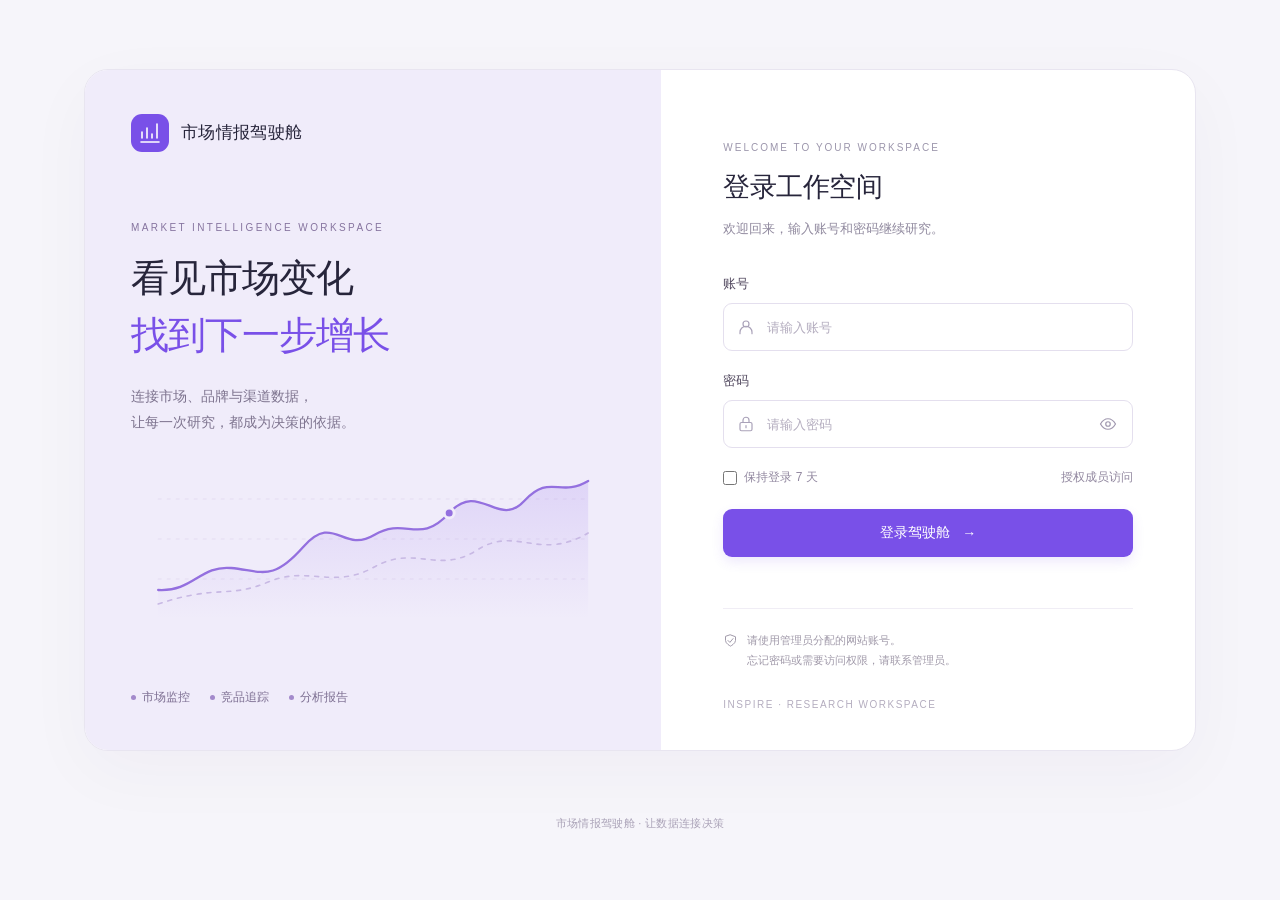
<file: index.html>
<!doctype html><html lang="zh-CN" class="pages-loading"><head><meta name="market-api" content="https://unto-quick-power-observe.trycloudflare.com"><style>html.pages-loading .app-shell{visibility:hidden}</style><script src="./pages-bridge.js?v=20261111-pages"></script><meta charset="utf-8"><meta name="viewport" content="width=device-width,initial-scale=1"><title>市场情报驾驶舱</title><link rel="stylesheet" href="./styles.css?v=20260915-true-data4"><link rel="stylesheet" href="./market.css?v=20261113-actions1"><link rel="stylesheet" href="./monitor.css?v=20261113-actions1"></head><body class="market-app pince-layout" data-section="feigua">
<div class="app-shell">
<aside id="primarySidebar" class="sidebar">
  <div class="brand"><div class="brand-mark" aria-hidden="true"><svg viewBox="0 0 24 24"><path d="M4 17V9m5 8V5m5 12v-6m5 6V3"/><path d="M3 21h18"/></svg></div><div><p class="brand-kicker">MARKET INTELLIGENCE</p><h1>市场情报驾驶舱</h1></div></div>
  <nav class="nav" aria-label="主导航">
    <span class="nav-section-title" data-nav-icon="◉">监控看板</span>
    <button class="nav-item" data-section="monitor" aria-label="竞对监控看板"><span class="nav-glyph" aria-hidden="true">◉</span><span class="nav-text">竞对监控看板</span></button>
    <button class="nav-item" data-section="market" aria-label="大盘看板"><span class="nav-glyph" aria-hidden="true">◉</span><span class="nav-text">大盘看板</span></button>
    <span class="nav-section-title" data-nav-icon="▧">分析模板</span>
    <button class="nav-item" data-section="research" aria-label="分析模板"><span class="nav-glyph" aria-hidden="true">▧</span><span class="nav-text">Skill 分析模板</span></button>
    <button class="nav-item active" data-section="feigua" aria-label="飞瓜数据"><span class="nav-glyph" aria-hidden="true">▦</span><span class="nav-text">飞瓜数据</span><span class="nav-arrow">›</span></button>
    <span class="nav-section-title" data-nav-icon="◎">竞品研究</span>
    <button class="nav-item" data-section="competitors" aria-label="竞品追踪"><span class="nav-glyph" aria-hidden="true">◎</span><span class="nav-text">竞品追踪</span></button>
    <span class="nav-section-title" data-nav-icon="▤">运行管理</span>
    <button class="nav-item" data-section="collect" aria-label="常态采集"><span class="nav-glyph" aria-hidden="true">↗</span><span class="nav-text">常态采集</span><span class="nav-arrow">›</span></button>
    <button class="nav-item" data-section="jobs" aria-label="任务记录"><span class="nav-glyph" aria-hidden="true">≡</span><span class="nav-text">任务记录</span><span class="nav-arrow">›</span></button>
  </nav>
  <div class="market-sidebar-footer lan-workspace"><div class="workspace-label"><span class="live-dot"></span><strong>市场研究工作空间</strong><span class="lan-badge">密码访问</span></div><span class="lan-description">内网直连 · 公网使用网站账号登录</span><a class="lan-address" href="https://underbobo.github.io/market-intelligence-console/" target="_blank" rel="noopener" title="打开公网固定入口">公网固定入口 <span aria-hidden="true">↗</span></a></div>
</aside>
<main class="main">
  <header class="topbar"><div class="topbar-location"><button id="sidebarToggle" class="icon-button" aria-label="收起导航" aria-expanded="true">☰</button><span class="breadcrumb">市场情报 <i>/</i></span><h2 id="pageTitle">飞瓜数据</h2></div><div class="topbar-actions"><span id="connectionStatus" role="status">正在连接…</span><button id="themeToggle" class="icon-button" aria-label="切换深浅主题" title="切换深浅主题">◐</button><span class="workspace-avatar" aria-hidden="true">研</span></div></header>
  <div class="market-intro"><div><span class="eyebrow">RESEARCH WORKSPACE</span><h2 id="workspaceTitle">飞瓜数据工作台</h2><p id="workspaceDescription">从类目趋势到品牌竞争，把市场研究沉淀为可复用的采集任务。</p></div><span class="source-label"><span class="live-dot"></span> 飞瓜数据源</span></div>
  <div id="marketOverview" class="market-overview" aria-label="工作空间概览">
    <article><span class="overview-icon">▦</span><div><span>已保存任务</span><strong id="statTasks">—</strong><small>已保存的研究配置</small></div></article>
    <article><span class="overview-icon">⇩</span><div><span>可下载文件</span><strong id="statFiles">—</strong><small>已保存任务的可下载文件</small></div></article>
    <article><span class="overview-icon">⌘</span><div><span>类目目录</span><strong id="statCategories">—</strong><small>支持多级类目与关键词搜索</small></div></article>
    <article><span class="overview-icon">◷</span><div><span>运行与排队</span><strong id="statRunning">—</strong><small id="statRunningHint">正在读取任务状态</small></div></article>
  </div>
<section id="feigua" class="section active">
          <div class="panel pince-panel">
            <div class="pince-heading"><div><span class="eyebrow">飞瓜品策</span><h3>自定义采集</h3><p>按需选择数据，批量下载 Excel。</p></div><span class="badge">仅手动运行</span></div>

            <form id="pinceForm">
              <fieldset><legend>1 · 选择采集内容</legend><div id="pinceModules" class="pince-options"></div><small>各模块使用平台默认完整导出，不修改网页字段设置。</small></fieldset><div class="pince-form-grid">
                <label>任务名称<input name="title" placeholder="留空则根据类目和时间自动命名" maxlength="80"></label>
                <label>时间口径<select name="period_type"><option value="month">自然月（完整月）</option><option value="year">完整年度</option><option value="quarter">完整季度</option><option value="half">完整半年</option><option value="ytd">当年 YTD · 截至昨日</option><option value="ytm">当年 YTM · 截至上月末</option></select></label>
                <label>类目 · 每行一个<textarea name="categories" rows="4" placeholder="抹茶粉&#10;食品饮料>水饮冲调>冲饮谷物>抹茶粉" required></textarea><small>同名类目请填完整路径；每个类目单独导出。</small></label>
                <label>采集时间 · 每行一个<textarea name="periods" rows="4" placeholder="2026-08&#10;2026-07" required></textarea><span class="pince-shortcuts"><button type="button" class="chip" data-pince-period="last">上一周期</button><button type="button" class="chip" data-pince-period="three">近三个周期</button><button type="button" class="chip" data-pince-period="six">近六个周期</button></span><small>自然月 YYYY-MM；年度 YYYY；季度 YYYY-Q1；半年 YYYY-H1。只采集已结束周期。</small></label>
              </div>

              <div id="pinceFieldPanel" hidden><div id="pinceFields"></div></div>


              <div class="pince-submit"><strong id="pinceEstimate">选择类目与时间</strong><button class="button" type="submit">保存自定义任务</button></div>
              <p id="pinceStatus" role="status" aria-live="polite">正在加载品策配置…</p>
            </form>
            <div class="pince-saved-head"><h3>自定义任务</h3><span class="muted">仅在此管理，不加入常态化采集任务</span></div><button type="button" id="pinceRefreshResults" class="button secondary">刷新任务与下载结果</button><div id="pinceTasks" class="task-grid"></div>
          </div>
        </section>
<section id="monitor" class="section"></section>
<section id="market" class="section"></section>
<section id="research" class="section"></section>
<section id="monthly" class="section"></section>
<section id="competitors" class="section"><div class="page-header"><div><h3>竞品追踪</h3><p>飞瓜电商 · 搜索品牌并查看竞品经营数据</p></div><a class="button" href="https://www.bigdatavoice.com/app/#/export-manage/index" target="_blank" rel="noopener">打开飞瓜电商 ↗</a></div><div class="panel competitor-guide"><h3>品牌查询</h3><p>在飞瓜左上角搜索品牌名称，找到「品牌」分组中的匹配结果，点击进入品牌详情。</p><div class="competitor-example"><span>示例品牌</span><strong>SENSODYNE / 舒适达</strong><span>个护家清</span></div><p class="muted">当前尚未连接品牌详情数据。登录飞瓜后可继续配置追踪内容。</p></div></section>
<section id="collect" class="section"><div class="page-header"><div><h3>常态采集</h3><p>近一个月数据采集、飞书补缺上传与回读核对。</p></div></div><div id="feiguaTaskStatus" class="panel" role="status"></div><div id="feiguaTaskGrid" class="task-grid"></div></section>
<section id="jobs" class="section"><div class="page-header"><h3>任务记录</h3><button class="button secondary" id="refreshJobs">刷新</button></div><div id="jobList"></div><button id="moreJobs" class="button secondary" hidden>显示更多记录</button></section></main></div>
<dialog id="runDialog"><form method="dialog"><h3 id="runTitle"></h3><p id="runDescription"></p><p id="runStatus" role="status"></p><div class="task-actions"><button type="button" class="button" id="normalRun">确认运行</button><button class="button ghost">关闭</button></div></form></dialog>
<dialog id="logDialog"><h3>运行日志</h3><pre id="logContent"></pre><form method="dialog"><button class="button">关闭</button></form></dialog><div id="toast" role="status" hidden></div>
<script src="./shell.js?v=20261113-actions1"></script><script src="./price-bands.js?v=20260915-true-data4"></script><script src="./feigua.js?v=20261015-quarter-fallback3"></script><script src="./competitors.js?v=20260916-multibrand"></script><script src="./research.js?v=20261113-actions1"></script><script src="./audience.js?v=20261015-rebuild2"></script><script src="./research-rebuild.js?v=20261015-auto-yoy1"></script><script src="./research-cloud.js?v=20261015-compact1"></script><script src="./monitor.js?v=20261113-actions1"></script><script src="./monthly-report.js?v=20261113-actions1"></script><script src="./research-assistant.js?v=20261113-actions1"></script><script src="./data-explorer.js?v=20261113-actions1"></script></body></html>
</file>
<file: styles.css>
/* Feigua manual collection workspace. */
.art-console #feigua > .panel {padding:22px 24px; margin-bottom:18px; line-height:1.8;}
.art-console #feigua h3 {margin:8px 0 12px;}
.art-console #feiguaTaskGrid {display:grid;grid-template-columns:repeat(2,minmax(0,1fr));gap:18px;}
.art-console #feiguaTaskGrid .task {width:auto;min-width:0;}
@media(max-width:760px){.art-console #feiguaTaskGrid{grid-template-columns:1fr;}.art-console #feigua > .panel{padding:16px;}}
.art-console .pince-panel {margin-top:24px}
.pince-form-grid{display:grid;grid-template-columns:1fr 1fr;gap:16px}
.pince-form-grid label{display:flex;flex-direction:column;gap:8px}
.pince-form-grid input,.pince-form-grid select,.pince-form-grid textarea{width:100%;box-sizing:border-box;border:1px solid #dedee7;border-radius:8px;padding:10px;background:var(--card-bg,#fff);color:inherit;font:inherit}
.pince-panel fieldset{border:1px solid #dedee7;border-radius:8px;margin:16px 0;padding:14px}
.pince-options{display:flex;flex-wrap:wrap;gap:10px 20px}
.pince-options label{display:flex;align-items:center;gap:5px}
.pince-panel small{color:#727481;font-size:12px}
#pinceTasks{display:grid;grid-template-columns:repeat(2,minmax(0,1fr));gap:16px}
@media(max-width:760px){.pince-form-grid,#pinceTasks{grid-template-columns:1fr}}

/* Pince self-contained workspace */
.art-console #feigua .pince-panel{margin-top:0;max-width:1200px;margin-inline:auto;padding:28px}
.pince-heading,.pince-saved-head,.pince-submit{display:flex;align-items:center;justify-content:space-between;gap:16px}
.pince-heading h3{font-size:26px;margin:6px 0}.pince-heading p{margin:0;color:#727481}
.pince-panel fieldset{padding:18px;border-color:#e6e8ee;background:#fafbfe}.pince-panel legend{font-weight:650;padding:0 8px}
.pince-options{gap:8px}.pince-options label{padding:9px 12px;border:1px solid #e0e4ec;border-radius:8px;background:white;cursor:pointer}.pince-options label:has(input:checked){background:#eff4ff;border-color:#809ddf;color:#315aa4}
.pince-options input{accent-color:#446bc1}.pince-form-grid textarea{resize:vertical;min-height:100px}
.pince-shortcuts{display:flex;gap:6px;flex-wrap:wrap}.pince-shortcuts .chip{cursor:pointer;padding:5px 10px}
.pince-submit{padding:16px;background:#f1f5fb;border-radius:10px;margin-top:12px}.pince-submit strong{font-size:14px;color:#466087}
.pince-saved-head{border-top:1px solid #e5e8ef;margin-top:24px;padding-top:20px}.pince-saved-head h3{margin:0;font-size:18px}
#pinceTasks{margin-top:16px;grid-template-columns:repeat(2,minmax(0,1fr))}#pinceTasks .task-actions{flex-wrap:wrap;gap:8px}
.pince-panel [hidden]{display:none!important}
@media(max-width:760px){.art-console #feigua .pince-panel{padding:16px}.pince-form-grid,#pinceTasks{grid-template-columns:1fr}.pince-heading,.pince-saved-head,.pince-submit{align-items:flex-start;flex-direction:column}.pince-submit .button{width:100%}}
/* Align Pince with the console's controls, surfaces and form rhythm. */
.art-console #feigua .pince-panel {max-width:none;margin:0;padding:24px;border-radius:12px;}
.art-console #feigua .pince-heading h3 {font-size:18px;margin:0 0 8px;}
.art-console #feigua .pince-heading .eyebrow {display:none;}
.art-console #feigua .pince-heading p,.art-console #feigua .pince-panel small {color:var(--art-muted);}
.art-console #feigua .pince-form-grid {align-items:start;gap:20px;grid-template-columns:repeat(2,minmax(0,1fr));}
.art-console #feigua .pince-form-grid > label {min-width:0;font-size:13px;line-height:1.6;}
.art-console #feigua .pince-form-grid :is(input,select,textarea),.art-console #feigua #pinceQuickYear {background:var(--art-panel);border:1px solid var(--art-line);color:var(--art-text);border-radius:8px;padding:10px 12px;min-height:42px;font:inherit;}
.art-console #feigua .pince-form-grid textarea {height:132px;}
.art-console #feigua .pince-panel fieldset {background:var(--art-soft);border-color:var(--art-line);border-radius:10px;margin:20px 0;padding:18px;}
.art-console #feigua .pince-options {display:grid;grid-template-columns:repeat(auto-fit,minmax(150px,1fr));gap:10px;}
.art-console #feigua .pince-options label {margin:0;background:var(--art-panel);border-color:var(--art-line);min-height:42px;align-items:center;justify-content:flex-start;}
.art-console #feigua .pince-options label:has(input:checked) {color:var(--art-accent);border-color:var(--art-accent);background:color-mix(in srgb,var(--art-accent) 8%,var(--art-panel));}
.art-console #feigua .pince-options input {accent-color:var(--art-accent);width:15px;height:15px;flex:none;margin:0;}
.art-console #feigua .pince-submit {background:var(--art-soft);border:1px solid var(--art-line);}
.art-console #feigua .pince-submit strong {color:var(--art-text);}
.pince-calendar-presets {display:flex;align-items:center;flex-wrap:wrap;gap:12px;margin:18px 0;padding:16px;border:1px solid var(--art-line);border-radius:10px;background:var(--art-panel);}
.pince-calendar-presets #pinceQuickYear {width:108px;}
.pince-calendar-presets > div {display:flex;flex-wrap:wrap;gap:8px;}
#pincePeriodHint {flex-basis:100%;line-height:1.8;}
.art-console #feigua .chip {padding:7px 12px;border:1px solid var(--art-line);border-radius:8px;background:var(--art-panel);color:var(--art-accent);cursor:pointer;}
.art-console #feigua .chip:disabled {opacity:.4;cursor:not-allowed;}
#pinceTasks {margin-top:16px;}
#pinceTasks .task-actions {flex-wrap:wrap;gap:8px;align-items:center;}
#pinceTasks .task-actions small {flex-basis:100%;}
#pinceTasks .task-actions a {text-decoration:none;}
@media(max-width:760px){.art-console #feigua .pince-form-grid {grid-template-columns:1fr;}.art-console #feigua .pince-panel {padding:16px;}.art-console #feigua .pince-options {grid-template-columns:repeat(2,minmax(0,1fr));}}
.art-console #feigua .pince-form-grid .custom-select-trigger {min-height:42px;height:42px;background:var(--art-panel);border-color:var(--art-line);border-radius:8px;}
.pince-workspace {display:grid;grid-template-columns:172px minmax(0,1fr);gap:20px;align-items:start;}
.pince-business-nav {background:var(--art-panel);border:1px solid var(--art-line);border-radius:12px;padding:14px 10px;position:sticky;top:124px;}
.pince-business-nav > div {font-size:12px;color:var(--art-muted);padding:10px 12px 8px;}
.pince-business-nav > button {display:block;width:100%;border:0;background:transparent;color:var(--art-text);text-align:left;border-radius:8px;padding:12px 14px;font:inherit;font-size:13px;cursor:pointer;}
.pince-business-nav > button.active {background:color-mix(in srgb,var(--art-accent) 10%,var(--art-panel));color:var(--art-accent);font-weight:600;}
.pince-business-nav > button:hover {color:var(--art-accent);}
.pince-business-nav > button:focus-visible {outline:2px solid var(--art-accent);outline-offset:2px;}
.art-console #feigua .pince-workspace .pince-panel {min-width:0;}
@media(max-width:850px){.pince-workspace {grid-template-columns:1fr;gap:14px;}.pince-business-nav {position:static;display:grid;grid-template-columns:1fr 1fr;column-gap:10px;}.pince-business-nav > div:nth-of-type(1){grid-column:1;grid-row:1;}.pince-business-nav > div:nth-of-type(2){grid-column:2;grid-row:1;}.pince-business-nav > button[data-pince-scope=market]{grid-column:1;grid-row:2;}.pince-business-nav > button[data-pince-scope=rank]{grid-column:2;grid-row:2;}}
.pince-smart-periods {padding:18px;margin:18px 0 10px;background:var(--art-soft);border:1px solid var(--art-line);border-radius:10px;}
.pince-smart-periods > span {font-size:13px;font-weight:600;color:var(--art-text);}
.pince-smart-periods > div,.pince-field-presets {display:flex;flex-wrap:wrap;gap:8px;margin:12px 0;}
.pince-smart-periods small {display:block;line-height:1.8;}
.pince-advanced-period {margin:10px 0 18px;color:var(--art-muted);font-size:12px;}
.pince-advanced-period summary {cursor:pointer;padding:8px 2px;}
.pince-advanced-period .pince-calendar-presets {margin-top:6px;}

.art-console #feigua .pince-shortcuts {display:none;}

.pince-delivery{margin:20px 0;padding:18px}.pince-delivery .panel-head{gap:12px;flex-wrap:wrap}.pince-delivery .panel-head label{display:flex;gap:8px;align-items:center}.pince-delivery-row{display:flex;justify-content:space-between;align-items:center;gap:12px;padding:12px 0;border-top:1px solid var(--border,#e1e6ef)}.pince-delivery-row small{display:block;margin-top:5px;overflow-wrap:anywhere}.pince-delivery-row>div{min-width:0}.pince-delivery-row strong{overflow-wrap:anywhere}@media(max-width:600px){.pince-delivery-row{align-items:flex-start;flex-direction:column}}

.pince-category-select{position:relative;min-width:0}.pince-category-entry{display:flex;gap:8px;margin:8px 0}.pince-category-entry input{min-width:0;flex:1}.pince-category-select [role=listbox]{position:absolute;z-index:40;top:78px;left:0;right:0;max-height:320px;overflow:auto;background:var(--panel,#fff);border:1px solid var(--border,#ddd);border-radius:8px;box-shadow:0 8px 25px #0002}.pince-category-select [role=option]{display:block;width:100%;border:0;border-bottom:1px solid var(--border,#eee);padding:10px 14px;background:transparent;text-align:left;color:inherit}.pince-category-select [role=option]:hover,.pince-category-select [role=option]:focus{background:#f4efff}.pince-category-select [role=option] small{display:block;margin-top:4px;opacity:.65;white-space:normal}.pince-category-chip,.pince-period-chips>span{display:inline-flex;align-items:center;gap:6px;background:#f4efff;color:#7345c8;padding:5px 8px;border-radius:4px;margin:3px;font-size:12px}.pince-category-chip button,.pince-period-chips button{border:0;background:none;color:inherit}.pince-native-picker{position:relative;margin:16px 0}.pince-native-toolbar{display:flex;gap:10px;align-items:center;flex-wrap:wrap}.pince-native-toolbar [role=tablist]{display:flex;flex-wrap:wrap}.pince-native-toolbar [role=tab]{border:1px solid var(--border,#ddd);background:var(--panel,#fff);color:inherit;border-radius:0;padding:7px 12px;margin-left:-1px;font-size:12px}.pince-native-toolbar [aria-selected=true]{color:#8047e9;border-color:#8047e9;background:#f4efff;position:relative}.pince-native-range{border:0;background:none;color:var(--text,#555);font-size:12px;max-width:100%;text-align:left;overflow-wrap:anywhere}.pince-native-popover{position:absolute;z-index:35;top:38px;left:0;min-width:320px;max-width:min(660px,100%);padding:14px;background:var(--panel,#fff);color:var(--text,#555);border:1px solid var(--border,#eee);border-radius:4px;box-shadow:0 3px 12px #0002}.pince-native-head{display:flex;justify-content:space-between;align-items:center;padding:0 0 14px;border-bottom:1px solid var(--border,#eee)}.pince-native-head button{border:0;background:none;color:inherit}.pince-unit-grid{display:grid;grid-template-columns:repeat(4,1fr);gap:10px;padding:14px 0}.pince-unit-grid button,.pince-year-options button,.pince-day-grid button{border:0;background:none;border-radius:16px;padding:8px;color:inherit;font-size:12px}.pince-unit-grid button.selected,.pince-year-options button.selected,.pince-day-grid button.selected{color:#8047e9;background:#f3ebff}.pince-native-popover button:disabled{color:#bbb;background:#f8f8f8;cursor:not-allowed}.pince-year-options{max-height:300px;overflow:auto;min-width:300px}.pince-year-options button{display:block;text-align:left;width:100%;border-radius:3px;padding:10px}.pince-year-options button:hover,.pince-unit-grid button:not(:disabled):hover{color:#8047e9;background:#f5f0ff}.pince-day-grid{display:grid;grid-template-columns:repeat(7,minmax(26px,1fr));gap:4px;padding-top:10px}.pince-day-grid small{text-align:center;padding:8px 0}.pince-double-calendar{display:flex;gap:20px;min-width:580px}.pince-double-calendar>div{flex:1}.pince-next-month{text-align:center}.pince-custom-footer{display:flex;justify-content:space-between;align-items:center;border-top:1px solid var(--border,#eee);padding-top:12px;gap:12px}.pince-period-chips{margin:10px 0}@media(max-width:650px){.pince-native-popover{top:76px;min-width:0;width:100%;box-sizing:border-box}.pince-double-calendar{min-width:0;flex-direction:column}.pince-category-entry{flex-wrap:wrap}.pince-native-toolbar [role=tab]{padding:7px 10px}.pince-year-options{min-width:0}}

.art-console #feigua .pince-native-picker .pince-shortcuts{display:flex;margin-top:12px}.pince-multi-period{display:inline-flex;align-items:center;gap:6px;margin-right:12px}
/* 2.8.5: compact filters and collection workspace. */
.art-console #feigua .pince-workspace{grid-template-columns:144px minmax(0,1fr);gap:16px}
.art-console #feigua .pince-compact{padding:20px}
.pince-compact .pince-heading{display:none}
.pince-compact .pince-filter-area{display:grid;grid-template-columns:minmax(240px,.85fr) minmax(0,1.6fr);gap:20px;align-items:start}
.pince-compact .pince-category-select>label{display:block;font-size:13px;font-weight:600;margin-bottom:8px}
.art-console #feigua .pince-compact .pince-native-picker{margin:0;min-width:0}
.pince-compact .pince-native-picker:before{content:'采集周期';display:block;font-size:13px;font-weight:600;margin-bottom:8px}
.pince-compact .pince-category-entry{margin:0 0 8px;flex-wrap:nowrap}
.pince-compact .pince-category-entry input{width:100%;min-width:0;height:36px;padding:8px 10px;border:1px solid var(--art-line);border-radius:6px;background:var(--art-panel);color:var(--art-text)}
.pince-compact [id$="pinceCatalogRefresh"]{padding:7px 10px;white-space:nowrap;min-height:36px}
.pince-compact [id$="pinceCategoryOptions"]{top:66px;min-width:100%;background:var(--art-panel)}
.pince-compact [id$="pinceCatalogStatus"]{display:none}
.pince-compact .pince-native-toolbar{gap:8px}
.pince-compact .pince-native-toolbar [role=tablist]{flex-basis:100%;gap:0}
.pince-compact .pince-native-toolbar [role=tab]{padding:8px 10px;border-color:var(--art-line);background:var(--art-panel);color:var(--art-text)}
.pince-compact .pince-native-toolbar [aria-selected=true]{color:var(--art-accent);border-color:var(--art-accent);background:var(--art-soft)}
.pince-compact .pince-native-range{padding:6px 0;color:var(--art-accent);flex:1;min-width:100px}
.pince-compact .pince-multi-period{margin:0;font-size:12px;white-space:nowrap}
.pince-compact .pince-period-chips{margin:4px 0 0}
.pince-compact .pince-category-chip{max-width:100%;overflow-wrap:anywhere;margin:2px 0}
.pince-compact .pince-native-popover{margin-top:30px;background:var(--art-panel);color:var(--art-text)}
.art-console #feigua .pince-compact fieldset{margin:18px 0 0;padding:12px 0 16px;border:0;border-bottom:1px solid var(--art-line);border-radius:0;background:none;min-width:0}
.art-console #feigua .pince-compact legend{padding:0;font-size:13px}
.art-console #feigua .pince-compact .pince-options{display:flex;flex-wrap:wrap;gap:8px}
.art-console #feigua .pince-compact .pince-options label{min-height:32px;padding:5px 10px;font-size:12px;border-radius:6px}
.art-console #feigua .pince-compact .pince-form-grid{display:none}
.art-console #feigua .pince-compact .pince-submit{padding:14px 0;margin:0;background:none;border:0;gap:12px;flex-wrap:wrap}
.pince-compact .pince-task-name{display:flex;align-items:center;gap:10px;font-size:12px;flex:1;min-width:220px}
.pince-compact .pince-task-name input{min-width:0;width:200px;padding:8px 10px;border:1px solid var(--art-line);border-radius:6px;background:var(--art-panel);color:var(--art-text)}
.art-console #feigua .pince-compact .pince-submit strong{font-size:12px;font-weight:400;color:var(--art-muted)}
.pince-compact #pinceStatus{font-size:12px;margin:0;line-height:1.6}
.pince-compact #pinceStatus:empty{display:none}
.art-console #feigua .pince-compact .pince-delivery{padding:10px 12px;margin:14px 0 0;border:1px solid var(--art-line);border-radius:6px;background:var(--art-soft);box-shadow:none}
.art-console #feigua .pince-compact .pince-delivery h3{font-size:13px;margin:0}
.pince-compact .pince-delivery .panel-head{margin:0;align-items:center;display:flex;justify-content:space-between}
.pince-compact .pince-delivery .panel-head label{font-size:12px}
.pince-compact [data-delivery-list]>p{display:none}
.pince-compact .pince-delivery-row{padding:8px 0;font-size:12px}
.pince-compact .pince-saved-head{margin-top:20px;padding-top:16px;flex-direction:row;align-items:center}
.art-console #feigua .pince-compact .pince-saved-head h3{font-size:15px;margin:0}
.pince-compact #pinceRefreshResults{font-size:12px;padding:6px 10px;min-height:32px}
.art-console #feigua .pince-compact #pinceTasks{display:grid;grid-template-columns:1fr;gap:10px;margin-top:12px}
.art-console #feigua .pince-compact #pinceTasks .task{padding:14px;min-height:0;gap:12px;box-shadow:none}
.art-console #feigua .pince-compact #pinceTasks h3{font-size:14px;margin:0 0 6px}
.pince-compact #pinceTasks .task-body p{margin:3px 0;font-size:12px;overflow-wrap:anywhere}
.pince-compact #pinceTasks .task-actions{margin-top:8px;padding-top:8px;gap:8px}
.pince-compact #pinceTasks .task-actions .button{font-size:12px;padding:6px 10px;min-height:30px}
.pince-compact #pinceTasks .task-actions>small{display:none}
@media(max-width:1150px){.pince-compact .pince-filter-area{grid-template-columns:1fr}}
@media(max-width:850px){.art-console #feigua .pince-workspace{grid-template-columns:1fr}.art-console #feigua .pince-compact{padding:14px}.pince-compact .pince-task-name{width:100%;min-width:0}.pince-compact .pince-task-name input{flex:1;width:0}.art-console #feigua .pince-compact .pince-submit{flex-direction:row;align-items:center}.pince-compact .pince-saved-head{gap:8px}}

.art-console #feigua .pince-compact #pinceTasks .task-body{padding:0;min-height:0;flex:none}
.art-console #feigua .pince-compact .pince-delivery .panel-head{padding:0;min-height:0}
/* 2.8.6: Pince category cascader and bounded multi-selection. */
.art-console #feigua .pince-compact .pince-filter-area{grid-template-columns:minmax(210px,290px) minmax(0,1fr);gap:20px}
.pince-compact .pince-category-select>label,.pince-compact .pince-native-picker:before{display:none}
.pince-category-trigger{display:flex;align-items:center;justify-content:space-between;gap:8px;width:100%;height:36px;padding:4px 10px;background:var(--art-panel);color:var(--art-text);border:1px solid var(--art-line);border-radius:5px;text-align:left;cursor:pointer}
[id$="pinceCategoryChosen"]{display:flex;gap:4px;min-width:0;align-items:center;overflow:hidden}
.pince-selected-tag{max-width:110px;overflow:hidden;text-overflow:ellipsis;white-space:nowrap;font-size:12px;background:var(--art-soft);border:1px solid var(--art-line);border-radius:3px;padding:2px 5px}
.pince-selected-more{font-size:12px;color:var(--art-accent);white-space:nowrap}
.pince-compact [id$="pinceCategoryOptions"]{position:absolute;top:44px;left:0;right:auto;width:700px;max-width:calc(100vw - 40px);min-width:0;z-index:50;border:1px solid var(--art-line);border-radius:5px;background:var(--art-panel);box-shadow:0 8px 28px #18203a18;overflow:hidden}
.pince-cascader-search{display:flex;align-items:center;border-bottom:1px solid var(--art-line);padding:8px 12px;gap:12px}
.pince-cascader-search input{flex:1;min-width:0;background:transparent;border:0;padding:4px;color:var(--art-text);outline-offset:2px;font-size:13px}
.pince-cascader button:not(.button){border:0;background:transparent;color:var(--art-text);font:inherit;cursor:pointer;font-size:12px}
.pince-cascader-common{display:flex;align-items:center;gap:12px;padding:8px 12px;border-bottom:1px solid var(--art-line);font-size:12px;color:var(--art-muted)}
.pince-cascader-common>div{display:flex;flex-wrap:wrap;gap:6px}
.pince-cascader-common button{background:var(--art-soft)!important;border-radius:3px;padding:3px 6px}
.pince-cascader-content{display:flex;height:224px;overflow-x:auto;overscroll-behavior:contain}
.pince-cascader-column{flex:1 0 170px;min-width:0;overflow-y:auto;border-right:1px solid var(--art-line);padding:4px 0}
.pince-cascader-row{display:flex;align-items:center;gap:6px;min-height:36px;padding:0 10px}
.pince-cascader-row.active,.pince-cascader-row:hover{background:var(--art-soft)}
.pince-cascader-row.active>button{color:var(--art-accent)}
.pince-cascader-row>button{display:flex;align-items:center;justify-content:space-between;gap:8px;flex:1;min-width:0;text-align:left;padding:7px 0}
.pince-cascader-row>button>span:first-child{overflow:hidden;text-overflow:ellipsis;white-space:nowrap}
.pince-cascader input[type=checkbox]{width:13px;height:13px;flex:none;accent-color:var(--art-accent)}
.pince-cascader-results{width:100%;overflow:auto;padding:4px 12px}
.pince-cascader-results label{display:flex;gap:10px;align-items:center;padding:8px;border-bottom:1px solid var(--art-line);cursor:pointer}
.pince-cascader-results label:has(input:checked){background:var(--art-soft)}
.pince-cascader-results strong{font-weight:500;font-size:13px}.pince-cascader-results small{display:block;margin-top:3px;overflow-wrap:anywhere}
.pince-cascader-footer{display:flex;align-items:center;gap:12px;padding:9px 12px;border-top:1px solid var(--art-line)}
.pince-cascader-footer [data-category-count]{margin-left:auto;font-size:12px;color:var(--art-muted)}
.pince-cascader-footer [data-category-clear],.pince-cascader-footer [data-category-favorite]{color:var(--art-accent)!important}
.pince-cascader-footer .button{padding:5px 12px;min-height:30px;font-size:12px}
.pince-compact [id$="pinceCatalogStatus"]{display:block;padding:0 12px;font-size:12px;color:var(--art-accent)}
.pince-compact [id$="pinceCatalogStatus"]:empty{display:none}
.pince-compact .pince-native-toolbar{gap:8px}
.pince-compact .pince-native-toolbar [role=tablist]{flex-basis:auto}
.pince-compact .pince-native-toolbar [role=tab]{padding:8px 10px;white-space:nowrap}
.pince-compact .pince-native-range{flex:0 1 auto;min-width:0;font-size:12px}
.pince-compact .pince-multi-period{margin-left:auto}
.pince-compact .pince-period-chips{display:flex;flex-wrap:wrap;gap:4px;max-height:66px;overflow-y:auto;margin-top:8px}
.pince-compact .pince-period-chips>span{margin:0;padding:3px 7px;background:var(--art-soft);color:var(--art-accent);border:1px solid var(--art-line);white-space:nowrap}
.pince-compact .pince-native-popover{margin-top:0}
.pince-period-done{display:flex;justify-content:flex-end;border-top:1px solid var(--art-line);padding-top:10px;margin-top:8px}
.pince-period-done .button{min-height:28px;padding:4px 10px;font-size:12px}
@media(min-width:1500px){.art-console #feigua .pince-compact .pince-filter-area{grid-template-columns:320px minmax(0,1fr)}}
@media(max-width:1000px){.art-console #feigua .pince-compact .pince-filter-area{grid-template-columns:1fr}.pince-category-trigger{max-width:320px}.pince-compact [id$="pinceCategoryOptions"]{width:min(700px,100%);max-width:100%}}
@media(max-width:550px){.pince-category-trigger{max-width:none}.pince-cascader-column{flex-basis:135px}.pince-cascader-footer{gap:7px;flex-wrap:wrap}.pince-cascader-footer [data-category-count]{margin-left:0}.pince-cascader-common{align-items:flex-start}.pince-compact .pince-native-toolbar [role=tab]{padding:7px 9px}.pince-compact .pince-multi-period{margin-left:0}}
</file>
<file: market.css>
/* Market workspace: console structure, Pince density and a shared visual system. */
:root{--mi-bg:#f6f7fb;--mi-panel:#fff;--mi-text:#22283b;--mi-muted:#747d91;--mi-line:#e9ebf2;--mi-accent:#7561d5;--mi-soft:#f2efff;--mi-hover:#f8f9fc;--mi-green:#27977b;--mi-shadow:0 3px 16px #26324d04}
html[data-theme=dark]{--mi-bg:#151923;--mi-panel:#1e2431;--mi-text:#e5e8f1;--mi-muted:#98a2b7;--mi-line:#30384a;--mi-accent:#ad9bff;--mi-soft:#302b48;--mi-hover:#262d3d;--mi-green:#71cdb2;--mi-shadow:none;color-scheme:dark}
body.market-app{--art-panel:var(--mi-panel);--art-text:var(--mi-text);--art-muted:var(--mi-muted);--art-line:var(--mi-line);--art-soft:var(--mi-hover);--art-accent:var(--mi-accent);--brand:var(--mi-accent);--panel:var(--mi-panel);--text:var(--mi-text);--muted:var(--mi-muted);--line:var(--mi-line);margin:0;background:var(--mi-bg);color:var(--mi-text);font-family:Inter,"Microsoft YaHei","PingFang SC",system-ui,sans-serif;font-size:13px;line-height:1.6;-webkit-font-smoothing:antialiased}
.market-app *{box-sizing:border-box}.market-app [hidden]{display:none!important}.market-app button,.market-app input,.market-app select,.market-app textarea{font:inherit}.market-app button{cursor:pointer}.market-app button:disabled{opacity:.45;cursor:not-allowed}.market-app :is(button,a,input,select,textarea):focus-visible{outline:2px solid var(--mi-accent);outline-offset:3px}.market-app h2,.market-app h3,.market-app p{margin:0}.market-app .app-shell{display:block;min-height:100vh}
.market-app .sidebar{position:fixed;inset:0 auto 0 0;width:228px;height:100vh;padding:0 16px 20px;display:flex;flex-direction:column;background:var(--mi-panel);border-right:1px solid var(--mi-line);box-shadow:none;transform:none;visibility:visible;z-index:70;overflow-y:auto}
.market-app .brand{display:flex;gap:10px;align-items:center;min-height:88px;padding:0 4px;margin:0;border:0}.market-app .brand-mark{display:grid;place-items:center;flex:none;width:34px;height:38px;color:var(--mi-accent);background:var(--mi-soft);border:0;border-radius:10px;box-shadow:none}.market-app .brand-mark svg{width:23px;height:23px;fill:none;stroke:currentColor;stroke-width:1.8;stroke-linecap:round}.market-app .brand h1{color:var(--mi-text);font-size:17px;font-weight:650;letter-spacing:-.4px;white-space:nowrap;-webkit-text-fill-color:currentColor;background:none}.market-app .brand-kicker{font-size:8px;letter-spacing:1.1px;color:var(--mi-muted);margin:0 0 3px}
.market-app .sidebar .nav{display:flex;flex-direction:column;gap:5px;padding:0;margin:0;overflow:visible}.market-app .nav-group-label{display:flex;justify-content:space-between;align-items:center;color:var(--mi-muted);font-size:11px;font-weight:400;margin:22px 10px 9px;padding:0}.market-app .nav-group-label small{font-size:8px;letter-spacing:.8px;opacity:.7}.market-app .sidebar .nav-item{display:flex;align-items:center;gap:12px;width:100%;min-height:43px;padding:10px 12px;color:var(--mi-text);font-size:13px;font-weight:450;border:0;border-radius:7px;background:transparent;box-shadow:none;white-space:nowrap;text-align:left}.market-app .sidebar .nav-item:hover{background:var(--mi-hover)}.market-app .sidebar .nav-item.active{background:var(--mi-soft);color:var(--mi-accent);font-weight:600}.market-app .nav-glyph{width:20px;font-size:20px;line-height:1;text-align:center;color:var(--mi-muted)}.market-app .active .nav-glyph{color:var(--mi-accent)}.market-app .nav-arrow{margin-left:auto;opacity:0}.market-app .active .nav-arrow{opacity:1}.market-app .market-sidebar-footer{margin-top:auto;padding:24px 10px 0;display:grid;gap:6px;font-size:11px;color:var(--mi-muted)}.workspace-label{display:flex;align-items:center;gap:8px}.workspace-label strong{font-weight:500;color:var(--mi-text)}.live-dot{display:inline-block;width:6px;height:6px;border-radius:50%;background:var(--mi-green);box-shadow:0 0 0 3px color-mix(in srgb,var(--mi-green) 9%,transparent)}.market-sidebar-footer>small{display:flex;justify-content:space-between;margin-top:16px;padding-top:14px;border-top:1px solid var(--mi-line);font-size:9px;letter-spacing:1px}.market-sidebar-footer b{font-weight:500}
.market-app .main{margin-left:228px;max-width:none;min-width:0;padding:94px 30px 40px}.market-app .topbar{position:fixed;top:0;left:228px;right:0;z-index:60;min-height:64px;height:64px;margin:0;padding:0 30px;display:flex;justify-content:space-between;align-items:center;gap:16px;background:var(--mi-panel);border:0;border-bottom:1px solid var(--mi-line);border-radius:0;box-shadow:none}.topbar-location,.topbar-actions{display:flex;align-items:center;gap:16px;min-width:0}.market-app .topbar h2{font-size:13px;font-weight:500;white-space:nowrap}.breadcrumb{font-size:12px;color:var(--mi-muted);white-space:nowrap}.breadcrumb i{font-style:normal;margin-left:16px;color:var(--mi-line)}.market-app .icon-button{display:grid;place-items:center;width:32px;height:32px;padding:0;border:1px solid var(--mi-line);border-radius:7px;background:var(--mi-panel);color:var(--mi-muted);font-size:16px}.market-app .icon-button:hover{background:var(--mi-soft);color:var(--mi-accent)}.workspace-avatar{display:grid;place-items:center;width:32px;height:32px;border-radius:50%;background:var(--mi-soft);color:var(--mi-accent);font-weight:600;font-size:12px}#connectionStatus{font-size:11px;color:var(--mi-muted)}
.market-intro{display:flex;align-items:center;justify-content:space-between;gap:16px;margin:0 0 22px}.market-app .eyebrow{display:block;color:var(--mi-muted);font-size:9px;letter-spacing:1.5px;font-weight:500;margin:0 0 6px}.market-intro h2{font-size:25px;letter-spacing:-.6px;font-weight:650;line-height:1.5}.market-intro p{font-size:12px;color:var(--mi-muted);margin-top:6px}.source-label{display:flex;align-items:center;gap:8px;border:1px solid var(--mi-line);background:var(--mi-panel);border-radius:6px;padding:7px 11px;font-size:11px;white-space:nowrap;color:var(--mi-muted)}
.market-overview{display:grid;grid-template-columns:repeat(4,minmax(0,1fr));gap:16px;margin-bottom:26px}.market-overview article{display:flex;gap:15px;align-items:flex-start;border:1px solid var(--mi-line);border-radius:10px;padding:20px;background:var(--mi-panel);box-shadow:var(--mi-shadow);min-width:0}.overview-icon{width:36px;height:36px;display:grid;place-items:center;border-radius:9px;font-size:20px;background:var(--mi-soft);color:var(--mi-accent);flex:none}.market-overview article:nth-child(2) .overview-icon{background:color-mix(in srgb,#329c84 9%,var(--mi-panel));color:#329c84}.market-overview article:nth-child(3) .overview-icon{background:color-mix(in srgb,#5297dd 9%,var(--mi-panel));color:#5297dd}.market-overview article:nth-child(4) .overview-icon{background:color-mix(in srgb,#d59b48 9%,var(--mi-panel));color:#d59b48}.market-overview article>div>span{font-size:12px;color:var(--mi-muted)}.market-overview strong{display:block;font-size:27px;font-weight:600;line-height:1.45;font-variant-numeric:tabular-nums;letter-spacing:-.6px}.market-overview small{display:block;font-size:10px;color:var(--mi-muted);margin-top:4px}
.market-app .main>.section{margin:0;max-width:none;animation:market-appear .2s ease}.market-app .main>.section:not(.active){display:none!important}.market-app .main>.section.active{display:block}.market-app .panel{background:var(--mi-panel);border:1px solid var(--mi-line);border-radius:10px;box-shadow:var(--mi-shadow)}.market-app .button{display:inline-flex;justify-content:center;align-items:center;gap:6px;min-height:34px;padding:7px 14px;font-size:12px;font-weight:500;line-height:1.4;border:1px solid transparent;border-radius:6px;color:#fff;background:#7561d5;box-shadow:none;white-space:nowrap;text-decoration:none;transition:background .15s,box-shadow .15s}.market-app .button:hover{background:#6652c4;box-shadow:0 3px 8px #7561d522}.market-app .button.secondary{color:var(--mi-text);background:var(--mi-panel);border-color:var(--mi-line)}.market-app .button.secondary:hover{border-color:var(--mi-accent);color:var(--mi-accent);background:var(--mi-soft)}.market-app .button.ghost{color:var(--mi-muted);background:transparent;border-color:transparent}.market-app .button.ghost:hover{color:#d56666;background:color-mix(in srgb,#d56666 7%,var(--mi-panel))}.market-app .badge{display:inline-flex;align-items:center;gap:5px;min-height:24px;border:0;border-radius:4px;padding:3px 8px;background:var(--mi-soft);color:var(--mi-accent);font-size:10px;font-weight:400;white-space:nowrap}
.market-app #feigua .pince-workspace{display:block;margin:0}.market-app #feigua .pince-business-nav{position:static;display:flex;align-items:center;gap:0;background:var(--mi-panel);border:1px solid var(--mi-line);border-bottom:0;border-radius:10px 10px 0 0;padding:0 24px;min-height:56px;box-shadow:none}.market-app #feigua .pince-business-nav>div{display:none}.market-app #feigua .pince-business-nav>button{position:relative;min-height:56px;padding:0 22px;margin:0;border:0;border-radius:0;background:transparent;color:var(--mi-muted);font-size:13px;font-weight:500}.market-app #feigua .pince-business-nav>button.active{color:var(--mi-accent);background:transparent}.market-app #feigua .pince-business-nav>button.active:after{content:'';position:absolute;height:2px;background:var(--mi-accent);left:22px;right:22px;bottom:0}.market-app #feigua .pince-business-nav>button:hover{color:var(--mi-accent)}
.market-app #feigua .pince-panel{display:grid;grid-template-columns:minmax(0,1fr) 270px;gap:0 24px;padding:24px;margin:0;border:1px solid var(--mi-line);border-radius:0 0 10px 10px;overflow:visible}.market-app #feigua .pince-heading{display:flex!important;justify-content:space-between;align-items:center;gap:16px;grid-column:1/-1;margin:0 0 22px;padding:0;min-height:0}.market-app #feigua .pince-heading .eyebrow{display:none}.market-app #feigua .pince-heading h3{display:block!important;font-size:16px;font-weight:600;margin:0}.market-app #feigua .pince-heading p{display:block!important;font-size:11px;color:var(--mi-muted);margin:4px 0 0}.market-app #pinceForm{min-width:0;grid-column:1;margin:0}.market-app #feigua .pince-filter-area{display:grid;grid-template-columns:minmax(180px,.8fr) minmax(0,2fr);gap:16px;background:var(--mi-hover);border:1px solid var(--mi-line);border-radius:7px;padding:16px;align-items:start}.market-app .pince-category-select{position:relative;min-width:0;margin:0}.market-app .pince-category-select>label{display:block;margin:0 0 8px;font-size:11px;font-weight:500;color:var(--mi-muted)}.market-app .pince-native-picker{position:relative;padding:0;margin:0;min-width:0}.market-app .pince-native-picker:before{content:'时间范围';display:block;margin-bottom:8px;font-size:11px;font-weight:500;color:var(--mi-muted)}.market-app .pince-category-trigger{max-width:none;height:34px;border:1px solid var(--mi-line);border-radius:5px;background:var(--mi-panel);color:var(--mi-text);font-size:12px;padding:4px 10px}.market-app .pince-native-toolbar{display:flex;align-items:center;gap:10px;flex-wrap:wrap;min-width:0}.market-app .pince-native-toolbar [role=tablist]{display:flex;flex:1 1 auto;gap:0;padding:2px;border:1px solid var(--mi-line);border-radius:5px;background:var(--mi-panel);max-width:100%;overflow-x:auto}.market-app .pince-native-toolbar [role=tab]{flex:1 0 auto;padding:5px 9px;min-height:28px;border:0;border-radius:3px;color:var(--mi-muted);background:transparent;font-size:11px;white-space:nowrap}.market-app .pince-native-toolbar [role=tab][aria-selected=true]{background:var(--mi-soft);color:var(--mi-accent);box-shadow:none;font-weight:600}.market-app .pince-native-range{display:flex;align-items:center;justify-content:flex-start;gap:7px;min-height:30px;max-width:100%;border:0;border-radius:4px;background:transparent;color:var(--mi-accent);font-size:11px;padding:3px 0;flex:1 1 160px}.market-app .pince-native-range>span{overflow:hidden;text-overflow:ellipsis;white-space:nowrap}.market-app .pince-multi-period{display:flex;gap:6px;align-items:center;margin:0 0 0 auto;font-size:10px;color:var(--mi-muted);white-space:nowrap}.market-app input[type=checkbox]{accent-color:var(--mi-accent);width:13px;height:13px;margin:0;flex:none}.market-app .pince-period-chips{display:flex;flex-wrap:wrap;gap:5px;max-height:65px;overflow-y:auto;margin-top:8px}.market-app .pince-period-chips>span{display:flex;align-items:center;gap:8px;border:1px solid color-mix(in srgb,var(--mi-accent) 20%,var(--mi-line));border-radius:4px;padding:2px 7px;background:var(--mi-panel);font-size:10px;color:var(--mi-accent)}.market-app .pince-period-chips button{padding:0;border:0;background:none;color:var(--mi-accent);font-size:13px}
.market-app #pinceForm fieldset{margin:22px 0 0;padding:0 0 20px;min-width:0;border:0;border-bottom:1px solid var(--mi-line);background:transparent;border-radius:0}.market-app #pinceForm legend{margin:0 0 12px;padding:0;font-size:12px;color:var(--mi-text);font-weight:600}.market-app .pince-options{display:grid;grid-template-columns:repeat(3,minmax(0,1fr));gap:8px}.market-app .pince-options label{display:flex;align-items:center;gap:9px;min-height:40px;padding:9px 12px;border:1px solid var(--mi-line);border-radius:6px;background:var(--mi-panel);font-size:12px;cursor:pointer;color:var(--mi-text);transition:border-color .15s,background .15s}.market-app .pince-options label:has(input:checked){border-color:color-mix(in srgb,var(--mi-accent) 45%,var(--mi-line));background:var(--mi-soft);color:var(--mi-accent)}.market-app #pinceForm .pince-form-grid{display:none}.market-app .pince-submit{display:flex;align-items:center;flex-wrap:wrap;gap:12px;padding:18px 0 0;margin:0;background:transparent;border:0}.market-app .pince-task-name{display:flex;align-items:center;gap:10px;min-width:160px;flex:1;font-size:11px;color:var(--mi-muted)}.market-app .pince-task-name input{height:34px;padding:7px 10px;flex:1;min-width:0;width:140px;max-width:260px;border:1px solid var(--mi-line);border-radius:5px;background:var(--mi-panel);color:var(--mi-text);font-size:11px}.market-app .pince-task-name input::placeholder{color:var(--mi-muted)}.market-app #pinceEstimate{font-weight:400;font-size:11px;color:var(--mi-muted)}.market-app #pinceStatus{font-size:11px;color:var(--mi-accent);margin:10px 0 0}.market-app #pinceStatus:empty{display:none}
.market-app #pinceDelivery{grid-column:2;grid-row:2;align-self:stretch;margin:0;padding:20px;border:1px solid var(--mi-line);border-radius:8px;background:var(--mi-hover);box-shadow:none;min-width:0}.market-app #pinceDelivery .panel-head{display:flex;flex-direction:column;align-items:flex-start;gap:14px;padding:0;margin:0}.market-app #pinceDelivery .panel-head h3{display:flex;align-items:center;gap:8px;font-size:13px;font-weight:600}.market-app #pinceDelivery h3:before{content:'⇩';font-size:17px;color:var(--mi-accent)}.market-app #pinceDelivery .panel-head label{display:flex;align-items:center;gap:7px;font-size:10px;color:var(--mi-muted);line-height:1.8}.market-app #pinceDelivery [data-delivery-list]>p{display:block;padding:22px 0 0;margin:18px 0 0;font-size:11px;line-height:1.9;border-top:1px solid var(--mi-line);color:var(--mi-muted)}.market-app .pince-delivery-row{display:flex;flex-direction:column;align-items:flex-start;gap:8px;padding:14px 0;border-bottom:1px solid var(--mi-line);overflow-wrap:anywhere}.market-app .pince-delivery-row strong{font-size:11px;font-weight:500}.market-app .pince-delivery-row small{display:block;margin-top:5px;color:var(--mi-muted);font-size:10px}
.market-app #feigua .pince-saved-head{grid-column:1/-1;display:flex;justify-content:space-between;align-items:center;gap:16px;margin:28px 0 0;padding:22px 0 14px;border-top:1px solid var(--mi-line)}.market-app .pince-saved-head h3{font-size:14px;font-weight:600;margin:0}.market-app #pinceRefreshResults{font-size:11px;min-height:30px;padding:5px 10px}.market-app :is(#pinceTasks,#competitorTasks,#feiguaTaskGrid,#jobList){grid-column:1/-1;display:grid;grid-template-columns:repeat(2,minmax(0,1fr));gap:14px;margin:0}.market-app .task{display:flex;flex-direction:column;min-width:0;min-height:0;border:1px solid var(--mi-line);border-radius:8px;background:var(--mi-panel);padding:0;box-shadow:none;overflow:hidden;transition:border-color .2s,box-shadow .2s}.market-app .task:hover{border-color:color-mix(in srgb,var(--mi-accent) 25%,var(--mi-line));box-shadow:0 5px 18px #35305d06}.market-app .task:before{display:none}.market-app .task-body{padding:18px 18px 0;flex:1;min-height:0;min-width:0}.market-app .task h3{font-size:13px;font-weight:600;line-height:1.7;overflow-wrap:anywhere;margin:0 0 8px}.market-app .task-body p{font-size:11px;line-height:1.8;color:var(--mi-muted);margin:4px 0;overflow-wrap:anywhere}.market-app .task-top{display:flex;justify-content:space-between;align-items:flex-start;gap:12px}.market-app .task-actions{display:flex;flex-wrap:wrap;align-items:center;gap:8px;margin:0;padding:14px 18px;border:0;background:transparent}.market-app .task-actions .button{font-size:11px;min-height:30px;padding:5px 11px}.market-app .task-actions>small{display:none}.task-actions [data-pince-delete]{margin-left:auto}.task-downloads{padding:12px 18px;border-top:1px solid var(--mi-line);background:var(--mi-hover);display:flex;align-items:center;flex-wrap:wrap;gap:8px}.task-downloads>span{color:var(--mi-muted);font-size:10px}.market-app .task-downloads a{color:var(--mi-accent);font-size:10px;text-decoration:none;padding:3px 7px;background:var(--mi-panel);border:1px solid var(--mi-line);border-radius:4px}.market-app .task-downloads a:hover{border-color:var(--mi-accent)}.task-meta{display:flex;align-items:center;gap:6px;flex-wrap:wrap;margin-top:12px}.task-meta span{font-size:10px;background:var(--mi-hover);border:1px solid var(--mi-line);border-radius:4px;padding:2px 6px;color:var(--mi-muted)}.task-state{display:flex;justify-content:space-between;align-items:center;margin-bottom:10px}.task-state>small{font-size:10px;color:var(--mi-muted)}.market-app .asset-empty{grid-column:1/-1;border:1px dashed var(--mi-line);border-radius:8px;background:var(--mi-hover);color:var(--mi-muted);font-size:12px;padding:32px;text-align:center;min-height:0}
.market-app .page-header{display:flex;align-items:center;justify-content:space-between;gap:12px;padding:0;margin:0 0 18px;background:transparent;border:0;min-height:0}.market-app .page-header h3{font-size:15px;font-weight:600}.market-app .page-header p{font-size:12px;color:var(--mi-muted);margin:6px 0 0}.market-app #feiguaTaskStatus{padding:13px 16px;margin-bottom:18px;font-size:11px;background:var(--mi-soft);color:var(--mi-accent);border:0}.market-app #feiguaTaskGrid{display:grid;grid-template-columns:repeat(2,minmax(0,1fr));gap:18px}.market-app #feiguaTaskGrid .task-body{padding:22px 22px 0}.market-app #feiguaTaskGrid .task-actions{padding:18px 22px}.market-app #jobList{border:1px solid var(--mi-line);border-radius:9px;background:var(--mi-panel);overflow:hidden}.market-app .market-job{display:grid;grid-template-columns:minmax(0,1fr) 80px 150px;align-items:center;gap:24px;border:0;border-bottom:1px solid var(--mi-line);border-radius:0;padding:18px 22px;margin:0;box-shadow:none}.market-app .market-job:last-child{border-bottom:0}.market-app .market-job:hover{background:var(--mi-hover)}.market-app .market-job h3{font-size:12px;font-weight:500;line-height:1.7;overflow-wrap:anywhere}.market-app .market-job small{font-size:10px;color:var(--mi-muted)}.market-app .market-job p{font-size:11px;color:#ca7373;overflow-wrap:anywhere;margin-top:4px}.market-app .market-job p:empty{display:none}.market-app .market-job .task-actions{padding:0;justify-content:flex-end}.market-app .market-job .badge{justify-self:start}.market-app .badge[data-status=success],.market-app .badge[data-status=succeeded]{background:color-mix(in srgb,var(--mi-green) 9%,var(--mi-panel));color:var(--mi-green)}.market-app .badge[data-status=failed]{background:color-mix(in srgb,#d77777 9%,var(--mi-panel));color:#cc7070}.market-app .badge[data-status=cancelled]{background:var(--mi-hover);color:var(--mi-muted)}
.market-app .pince-native-popover{background:var(--mi-panel);color:var(--mi-text);border:1px solid var(--mi-line);border-radius:8px;padding:14px;box-shadow:0 10px 40px #151c3020;z-index:90;width:440px;max-width:100%;left:0;right:auto}.market-app .pince-compact [id$="pinceCategoryOptions"]{top:65px;width:700px;max-width:calc(100vw - 330px);border-radius:8px;border-color:var(--mi-line);background:var(--mi-panel);box-shadow:0 10px 40px #151c3020;z-index:100}.market-app .pince-cascader-content{height:260px}.market-app .pince-cascader-common{background:var(--mi-hover)}.market-app .pince-cascader-footer{padding:12px;flex-wrap:wrap}.market-app .pince-cascader-search{padding:10px 12px}.market-app .pince-cascader-search input{font-size:12px}.market-app .pince-native-head{margin-bottom:12px}.market-app .pince-day-grid button,.market-app .pince-unit-grid button,.market-app .pince-year-options button{color:var(--mi-text);border-color:var(--mi-line);background:var(--mi-panel);font-size:11px}.market-app .pince-day-grid button.selected,.market-app .pince-unit-grid button.selected,.market-app .pince-year-options button.selected{color:var(--mi-accent);background:var(--mi-soft);border-color:var(--mi-accent)}
.market-app dialog{border:1px solid var(--mi-line);border-radius:12px;padding:26px;background:var(--mi-panel);color:var(--mi-text);max-width:min(650px,92vw);box-shadow:0 20px 100px #121a3033}.market-app dialog::backdrop{background:#10172f66;backdrop-filter:blur(2px)}.market-app dialog h3{font-size:17px;margin-bottom:14px}.market-app dialog p{font-size:12px;line-height:1.9;color:var(--mi-muted);margin:12px 0}.market-app dialog .task-actions{padding:16px 0 0;justify-content:flex-end}.market-app #logDialog{width:850px;max-width:94vw}.market-app #logContent{max-height:65vh;overflow:auto;background:#171e2c;color:#cdd8e8;padding:18px;border-radius:7px;font:12px/1.8 Consolas,monospace;white-space:pre-wrap;overflow-wrap:anywhere}.market-app #toast{position:fixed;bottom:24px;right:24px;max-width:calc(100vw - 40px);padding:12px 20px;border-radius:8px;box-shadow:0 6px 30px #101a3022;background:#2b3045;color:white;font-size:12px;z-index:200}
.market-app.nav-collapsed .sidebar{width:76px;padding-left:12px;padding-right:12px}.market-app.nav-collapsed .brand>div:last-child,.market-app.nav-collapsed .nav-text,.market-app.nav-collapsed .nav-arrow,.market-app.nav-collapsed .nav-group-label,.market-app.nav-collapsed .market-sidebar-footer{display:none}.market-app.nav-collapsed .brand{justify-content:center}.market-app.nav-collapsed .nav-item{justify-content:center;padding:12px}.market-app.nav-collapsed .main{margin-left:76px}.market-app.nav-collapsed .topbar{left:76px}
@media(min-width:1800px){.market-app .main{padding-left:40px;padding-right:40px}.market-app #feigua .pince-panel{grid-template-columns:minmax(0,1fr) 310px}.market-app .pince-options{grid-template-columns:repeat(6,minmax(0,1fr))}.market-app .pince-options label{padding:10px;font-size:11px}.market-app #feigua .pince-filter-area{grid-template-columns:280px minmax(0,1fr)}}
@media(max-width:1350px){.market-app #feigua .pince-panel{grid-template-columns:minmax(0,1fr)}.market-app #pinceDelivery{grid-column:1;grid-row:auto;margin-top:20px;padding:14px 18px}.market-app #pinceDelivery .panel-head{flex-direction:row;align-items:center;justify-content:space-between}.market-app #pinceDelivery [data-delivery-list]>p{border:0;padding:0;margin:8px 0 0;font-size:10px}.market-app .market-overview article{padding:16px;gap:10px}.market-overview small{font-size:9px}.market-app .pince-compact [id$="pinceCategoryOptions"]{max-width:calc(100vw - 330px)}}
@media(max-width:1050px){.market-app .sidebar{width:200px;padding-left:12px;padding-right:12px}.market-app .brand h1{font-size:15px}.market-app .main{margin-left:200px;padding:88px 22px 30px}.market-app .topbar{left:200px;padding:0 22px}.market-overview{grid-template-columns:repeat(2,minmax(0,1fr));gap:12px}.market-app :is(#pinceTasks,#competitorTasks,#feiguaTaskGrid,#jobList){grid-template-columns:1fr}.market-app #feigua .pince-filter-area{grid-template-columns:1fr}.market-app .pince-native-toolbar [role=tablist]{flex:1 1 100%}.market-app .pince-category-trigger{max-width:100%}.market-app .pince-compact [id$="pinceCategoryOptions"]{max-width:calc(100vw - 300px)}}
@media(max-width:760px){.market-app .sidebar{position:static;width:auto;height:auto;padding:14px 18px;border-right:0;border-bottom:1px solid var(--mi-line);overflow:visible}.market-app .brand{min-height:44px;justify-content:flex-start}.market-app .brand h1{font-size:17px}.market-app .sidebar .nav{flex-direction:row;gap:8px;margin-top:12px}.market-app .sidebar .nav-item{justify-content:center;min-height:36px;padding:8px;gap:7px;font-size:11px;flex:1}.market-app .sidebar .nav-group-label,.market-app .nav-arrow,.market-app .market-sidebar-footer{display:none}.market-app .nav-glyph{font-size:16px;width:16px}.market-app .main,.market-app.nav-collapsed .main{margin:0;padding:20px 16px 28px}.market-app .topbar,.market-app.nav-collapsed .topbar{position:static;height:auto;min-height:36px;margin:0 0 20px;padding:0;background:none;border:0}.market-app #sidebarToggle,.market-app .breadcrumb,.market-app .workspace-avatar{display:none}.topbar-actions{gap:10px}.market-intro{margin-bottom:18px}.market-intro h2{font-size:22px}.market-intro p{font-size:11px;max-width:400px}.source-label{display:none}.market-overview{gap:10px;margin-bottom:20px}.market-app .market-overview article{padding:14px;gap:10px}.market-overview strong{font-size:23px}.overview-icon{width:28px;height:28px;font-size:17px;border-radius:7px}.market-app #feigua .pince-business-nav{padding:0 12px;min-height:49px;overflow-x:auto}.market-app #feigua .pince-business-nav>button{min-height:49px;padding:0 12px;white-space:nowrap;font-size:12px}.market-app #feigua .pince-business-nav>button.active:after{left:12px;right:12px}.market-app #feigua .pince-panel{padding:18px;gap:0}.market-app #feigua .pince-heading{margin-bottom:18px}.market-app #feigua .pince-heading h3{font-size:14px}.market-app #feigua .pince-heading p{font-size:10px}.market-app #feigua .pince-heading .badge{display:none}.market-app #feigua .pince-filter-area{padding:12px;gap:14px}.market-app .pince-options{grid-template-columns:repeat(2,minmax(0,1fr))}.market-app .pince-options label{font-size:11px;min-height:36px;padding:8px 10px}.market-app .pince-submit{gap:10px}.market-app .pince-task-name{flex-basis:100%;min-width:0}.market-app .pince-task-name input{max-width:none}.market-app #pinceEstimate{margin-right:auto;font-size:10px}.market-app #pinceDelivery{padding:14px;margin-top:18px}.market-app #pinceDelivery .panel-head{flex-wrap:wrap;gap:8px}.market-app #feigua .pince-saved-head{margin-top:20px;padding-top:18px}.market-app #pinceRefreshResults{font-size:10px;padding:5px 8px}.market-app #feiguaTaskGrid{grid-template-columns:1fr}.market-app .market-job{grid-template-columns:minmax(0,1fr) auto;gap:8px 12px;padding:15px}.market-app .market-job .task-actions{grid-column:1/-1;justify-content:flex-start}.market-app .pince-compact [id$="pinceCategoryOptions"]{max-width:calc(100vw - 92px);width:650px}.market-app .pince-cascader-column{flex-basis:140px}.market-app .pince-native-popover{max-width:100%;width:440px}.market-app.nav-collapsed .sidebar{width:auto;padding:14px 18px}.market-app.nav-collapsed .brand>div:last-child,.market-app.nav-collapsed .nav-text{display:block}.market-app.nav-collapsed .nav-item{padding:8px}.market-app.nav-collapsed .brand{justify-content:flex-start}}
@media(prefers-reduced-motion:reduce){.market-app *{animation:none!important;transition:none!important}}@keyframes market-appear{from{opacity:.7;transform:translateY(3px)}to{opacity:1;transform:none}}
.market-app .main>.section{padding:0}.market-app #feigua .pince-business-nav>button{width:auto;flex:0 0 auto}.market-app .pince-heading,.market-app .pince-submit{flex-direction:row}.market-app .pince-submit .button{width:auto}.market-app .task-downloads .button{min-height:24px}.market-app .muted{color:var(--mi-muted)}
@media(min-width:1051px){.market-app :is(#pinceTasks,#competitorTasks,#feiguaTaskGrid,#jobList)>.task:only-of-type{grid-column:1/-1;display:grid;grid-template-columns:minmax(0,1fr) auto}.market-app :is(#pinceTasks,#competitorTasks,#feiguaTaskGrid,#jobList)>.task:only-of-type .task-body{padding:18px}.market-app :is(#pinceTasks,#competitorTasks,#feiguaTaskGrid,#jobList)>.task:only-of-type .task-actions{align-self:center}.market-app :is(#pinceTasks,#competitorTasks,#feiguaTaskGrid,#jobList)>.task:only-of-type .task-downloads{grid-column:1/-1}}
/* Pince-aligned research layout: one navigation rail and a compact work surface. */
:root{--mi-bg:#f7f8fa;--mi-accent:#7950df;--mi-soft:#f3effc;--mi-line:#eceef2;--mi-muted:#7b8290;--mi-text:#30343b}
html[data-theme=dark]{--mi-bg:#151923;--mi-accent:#ad9bff;--mi-soft:#302b48;--mi-line:#30384a;--mi-muted:#98a2b7;--mi-text:#e5e8f1}
.pince-layout .sidebar{width:216px;padding:0 14px 18px}.pince-layout .brand{min-height:72px;gap:9px}.pince-layout .brand h1{font-size:16px;letter-spacing:-.5px}.pince-layout .brand-kicker{font-size:7px;letter-spacing:.8px}.pince-layout .brand-mark{width:31px;height:34px;border-radius:7px}.pince-layout .main{margin-left:216px;padding:76px 24px 28px}.pince-layout .topbar{left:216px;height:60px;min-height:60px;padding:0 24px}.pince-layout .topbar h2{font-size:14px}.pince-layout .topbar-location{gap:18px}.pince-layout .workspace-avatar{border-radius:6px}.pince-layout .market-intro{display:none}.pince-layout .market-sidebar-footer{font-size:10px}.pince-layout .nav-group-label{font-size:10px;margin:22px 12px 6px}.pince-layout .nav-group-label small{display:none}.pince-layout .nav-group-label:first-child,.pince-layout .nav-item[data-section=feigua]{display:none}
.pince-layout .sidebar .pince-business-nav{position:static;padding:0;margin:4px 0 14px;background:transparent;border:0;border-radius:0;box-shadow:none;display:block}.pince-layout .sidebar .pince-business-nav>div{display:flex;align-items:center;gap:10px;padding:18px 12px 8px;color:var(--mi-text);font-size:13px;font-weight:550}.pince-layout .sidebar .pince-business-nav>div:before{content:'◈';font-size:14px;color:var(--mi-muted)}.pince-layout .sidebar .pince-business-nav>div:nth-of-type(2):before{content:'▥'}.pince-layout .sidebar .pince-business-nav>button{display:block;width:100%;height:38px;min-height:38px;margin:4px 0;padding:0 14px 0 36px;border:0;border-radius:5px;background:transparent;color:var(--mi-muted);font-size:12px;text-align:left;box-shadow:none}.pince-layout .sidebar .pince-business-nav>button.active{background:var(--mi-soft);color:var(--mi-accent);font-weight:600}.pince-layout .sidebar .pince-business-nav>button:hover{color:var(--mi-accent);background:var(--mi-hover)}.pince-layout .sidebar .nav-item{min-height:40px;font-size:12px;padding:9px 12px;border-radius:5px}.pince-layout .nav-glyph{font-size:17px}.pince-layout .nav-arrow{display:none}
.pince-layout .market-overview{display:flex;align-items:center;gap:0;padding:0 0 13px;margin:0;background:none;border:0;box-shadow:none;min-height:35px}.pince-layout .market-overview article{display:block;padding:0 23px;border:0;border-right:1px solid var(--mi-line);border-radius:0;background:transparent;box-shadow:none}.pince-layout .market-overview article:first-child{padding-left:0}.pince-layout .market-overview article:last-child{border-right:0}.pince-layout .market-overview article>div{display:flex;align-items:baseline;gap:9px}.pince-layout .market-overview article>div>span{font-size:11px;color:var(--mi-muted);white-space:nowrap}.pince-layout .market-overview strong{font-size:13px;font-weight:600;color:var(--mi-text);line-height:1.6;letter-spacing:0}.pince-layout .market-overview .overview-icon,.pince-layout .market-overview small{display:none}
.pince-layout #feigua .pince-panel{display:flex;flex-direction:column;gap:0;padding:0;margin:0;background:transparent;border:0;border-radius:0;box-shadow:none}.pince-layout #feigua .pince-heading{padding:19px 20px 15px;margin:0;background:var(--mi-panel);border:1px solid var(--mi-line);border-bottom:0;border-radius:6px 6px 0 0;min-height:0}.pince-layout #feigua .pince-heading h3{font-size:15px;line-height:1.5;padding-left:10px;border-left:3px solid var(--mi-accent)}.pince-layout #feigua .pince-heading p{display:none!important}.pince-layout #feigua .pince-heading .badge{font-size:10px;padding:2px 6px;background:var(--mi-hover);color:var(--mi-muted)}
.pince-layout #pinceForm{display:block;margin:0;padding:0 20px;background:var(--mi-panel);border-left:1px solid var(--mi-line);border-right:1px solid var(--mi-line)}.pince-layout #pinceForm[hidden]{display:none!important}.pince-layout #feigua .pince-filter-area{display:grid;grid-template-columns:260px minmax(0,1fr);align-items:start;gap:24px;padding:0 0 15px;border:0;border-bottom:1px solid var(--mi-line);border-radius:0;background:transparent}.pince-layout .pince-category-select>label,.pince-layout .pince-native-picker:before{display:none}.pince-layout .pince-category-trigger{height:32px;font-size:12px;border-radius:3px;background:var(--mi-panel)}.pince-layout .pince-native-toolbar{gap:8px 14px;align-items:center}.pince-layout .pince-native-toolbar [role=tablist]{flex:0 1 auto;padding:0;border-radius:3px;overflow:visible}.pince-layout .pince-native-toolbar [role=tab]{flex:0 0 auto;min-height:30px;padding:5px 12px;border-radius:0;font-size:12px;border-right:1px solid var(--mi-line);color:var(--mi-text)}.pince-layout .pince-native-toolbar [role=tab]:last-child{border-right:0}.pince-layout .pince-native-toolbar [role=tab][aria-selected=true]{font-weight:400;background:var(--mi-soft);outline:1px solid var(--mi-accent);outline-offset:-1px}.pince-layout .pince-native-range{flex:0 1 auto;min-height:30px;padding:0;font-size:12px;color:var(--mi-muted);gap:7px}.pince-layout .pince-multi-period{margin-left:auto;font-size:11px}.pince-layout .pince-period-chips{margin-top:9px;max-height:48px;gap:5px}.pince-layout .pince-period-chips>span{padding:1px 6px;font-size:10px;border-radius:3px;background:var(--mi-hover);border-color:var(--mi-line)}.pince-layout #pinceForm fieldset{display:flex;align-items:center;gap:18px;margin:0;padding:15px 0;border-bottom:1px solid var(--mi-line)}.pince-layout #pinceForm legend{float:left;flex:none;width:70px;margin:5px 0;padding:0;font-size:12px;font-weight:400;color:var(--mi-muted)}.pince-layout .pince-options{display:flex;flex:1;flex-wrap:wrap;gap:9px}.pince-layout .pince-options label{min-height:32px;padding:6px 11px;gap:7px;font-size:12px;border-radius:3px;line-height:1.4}.pince-layout .pince-options label:has(input:checked){background:var(--mi-soft);border-color:color-mix(in srgb,var(--mi-accent) 55%,var(--mi-line));color:var(--mi-accent)}.pince-layout .pince-submit{padding:14px 0;gap:14px;min-height:60px}.pince-layout .pince-task-name{flex:1;gap:16px;font-size:12px;min-width:0}.pince-layout .pince-task-name input{max-width:340px;height:32px;font-size:12px;border-radius:3px}.pince-layout #pinceEstimate{font-size:11px}.pince-layout .button{min-height:30px;padding:6px 13px;border-radius:3px;background:var(--mi-accent);font-weight:400;font-size:12px}.pince-layout .button:hover{background:#6840ca;box-shadow:none}.pince-layout .button.secondary{background:var(--mi-panel)}.pince-layout .button.ghost{background:transparent}.pince-layout #pinceStatus{margin:0 0 12px;font-size:11px}
.pince-layout #pinceDelivery{display:block;margin:0;padding:11px 20px;background:var(--mi-panel);border:1px solid var(--mi-line);border-top:0;border-radius:0 0 6px 6px;min-height:42px;align-self:stretch}.pince-layout #pinceDelivery .panel-head{display:flex;flex-direction:row;align-items:center;justify-content:flex-start;gap:24px}.pince-layout #pinceDelivery .panel-head h3{font-size:11px;color:var(--mi-muted);font-weight:400}.pince-layout #pinceDelivery h3:before{font-size:14px}.pince-layout #pinceDelivery .panel-head label{font-size:11px}.pince-layout #pinceDelivery [data-delivery-list]>p{display:none}.pince-layout #pinceDelivery [data-delivery-list]{display:flex;flex-wrap:wrap;gap:14px}.pince-layout .pince-delivery-row{flex:1 1 300px;padding:12px 0 0;border:0;gap:6px}.pince-layout .pince-delivery-row strong{font-size:11px}
.pince-layout #feigua .pince-saved-head{display:flex;gap:12px;margin:18px 0 0;padding:17px 20px;background:var(--mi-panel);border:1px solid var(--mi-line);border-bottom:0;border-radius:6px 6px 0 0}.pince-layout .pince-saved-head h3{font-size:14px;padding-left:10px;border-left:3px solid var(--mi-accent);line-height:1.5}.pince-layout #pinceRefreshResults{font-size:11px;border-radius:3px;min-height:28px;padding:4px 9px}.pince-layout .research-table-head{display:grid;grid-template-columns:minmax(250px,2.2fr) minmax(100px,.8fr) minmax(150px,1fr) minmax(170px,1fr) 160px;gap:20px;padding:12px 20px;background:var(--mi-hover);border:1px solid var(--mi-line);font-size:11px;color:var(--mi-muted)}.pince-layout .research-table-head>span:last-child{text-align:right}.pince-layout :is(#pinceTasks,#competitorTasks,#feiguaTaskGrid,#jobList){display:block;margin:0;padding:0;border:1px solid var(--mi-line);border-top:0;border-radius:0 0 6px 6px;background:var(--mi-panel);overflow:hidden}.pince-layout :is(#pinceTasks,#competitorTasks,#feiguaTaskGrid,#jobList)>.task.research-row,.pince-layout :is(#pinceTasks,#competitorTasks,#feiguaTaskGrid,#jobList)>.task.research-row:only-of-type{display:grid;grid-template-columns:minmax(250px,2.2fr) minmax(100px,.8fr) minmax(150px,1fr) minmax(170px,1fr) 160px;align-items:center;gap:20px;margin:0;padding:19px 20px;border:0;border-bottom:1px solid var(--mi-line);border-radius:0;box-shadow:none;background:var(--mi-panel)}.pince-layout :is(#pinceTasks,#competitorTasks,#feiguaTaskGrid,#jobList)>.task.research-row:last-of-type{border-bottom:0}.pince-layout :is(#pinceTasks,#competitorTasks,#feiguaTaskGrid,#jobList)>.task.research-row:hover{background:var(--mi-hover)}.pince-layout :is(#pinceTasks,#competitorTasks,#feiguaTaskGrid,#jobList) .research-row .task-body,.pince-layout :is(#pinceTasks,#competitorTasks,#feiguaTaskGrid,#jobList) .research-row:only-of-type .task-body{padding:0}.pince-layout :is(#pinceTasks,#competitorTasks,#feiguaTaskGrid,#jobList) .research-row h3{font-size:12px;font-weight:500;line-height:1.75;margin:0 0 6px}.pince-layout :is(#pinceTasks,#competitorTasks,#feiguaTaskGrid,#jobList) .research-row .task-body p{font-size:10px;line-height:1.8;margin:0;color:var(--mi-muted)}.pince-layout .research-period{display:grid;gap:4px;min-width:0;overflow-wrap:anywhere}.pince-layout .research-period strong{font-size:11px;font-weight:400}.pince-layout .research-period>span{font-size:11px;color:var(--mi-muted);line-height:1.8}.pince-layout .research-modules{display:flex;flex-wrap:wrap;gap:5px;min-width:0}.pince-layout .research-modules>span{font-size:10px;padding:2px 6px;border-radius:3px;background:var(--mi-hover);border:1px solid var(--mi-line);color:var(--mi-text)}.pince-layout .research-modules small{display:block;flex-basis:100%;margin-top:3px;color:var(--mi-muted);font-size:10px}.pince-layout :is(#pinceTasks,#competitorTasks,#feiguaTaskGrid,#jobList) .research-row .task-downloads,.pince-layout :is(#pinceTasks,#competitorTasks,#feiguaTaskGrid,#jobList) .research-row:only-of-type .task-downloads{grid-column:auto;padding:0;display:flex;align-items:flex-start;flex-direction:column;gap:5px;border:0;background:transparent}.pince-layout :is(#pinceTasks,#competitorTasks,#feiguaTaskGrid,#jobList) .research-row .task-downloads a{border:0;background:transparent;font-size:11px;padding:1px 0;border-radius:0;line-height:1.7}.pince-layout .task-downloads a>span{font-size:10px;color:var(--mi-muted)}.pince-layout :is(#pinceTasks,#competitorTasks,#feiguaTaskGrid,#jobList) .research-row .task-actions{display:flex;flex-wrap:wrap;justify-content:flex-end;gap:8px;padding:0;align-self:center}.pince-layout :is(#pinceTasks,#competitorTasks,#feiguaTaskGrid,#jobList) .research-row .task-actions .button{padding:4px 9px;min-height:28px;font-size:11px}.pince-layout :is(#pinceTasks,#competitorTasks,#feiguaTaskGrid,#jobList) [data-pince-delete]{margin-left:0}.pince-layout :is(#pinceTasks,#competitorTasks,#feiguaTaskGrid,#jobList) .asset-empty{border:0;border-radius:0;background:var(--mi-panel);padding:54px 20px;font-size:12px}.pince-layout[data-pince-scope=mixed] #pinceDelivery{border-top:0}.pince-layout .page-header{background:var(--mi-panel);padding:17px 20px;border:1px solid var(--mi-line);border-radius:6px;margin-bottom:14px}.pince-layout .page-header h3{font-size:14px}.pince-layout .page-header p{font-size:11px}.pince-layout #feiguaTaskGrid{gap:14px}.pince-layout .market-job{padding:15px 20px}.pince-layout .panel{border-radius:6px;box-shadow:none}
.pince-layout .pince-compact [id$="pinceCategoryOptions"]{top:40px;border-radius:4px}.pince-layout .pince-native-popover{border-radius:4px}.pince-layout .pince-cascader-content{height:280px}.pince-layout .pince-cascader-row{min-height:34px}.pince-layout .pince-cascader-column{flex-basis:160px}.pince-layout .pince-cascader-footer{padding:10px 12px}.pince-layout .pince-year-options button,.pince-layout .pince-day-grid button,.pince-layout .pince-unit-grid button{border-radius:3px}
.pince-layout.nav-collapsed .sidebar{width:76px}.pince-layout.nav-collapsed .sidebar .pince-business-nav>div{font-size:0;padding:14px 8px 4px}.pince-layout.nav-collapsed .sidebar .pince-business-nav>div:before{font-size:17px}.pince-layout.nav-collapsed .sidebar .pince-business-nav>button{font-size:10px;padding:6px 2px;height:auto;line-height:1.6;white-space:normal;text-align:center}.pince-layout.nav-collapsed .main{margin-left:76px}.pince-layout.nav-collapsed .topbar{left:76px}
@media(max-width:1500px){.pince-layout .research-table-head,.pince-layout :is(#pinceTasks,#competitorTasks,#feiguaTaskGrid,#jobList)>.task.research-row,.pince-layout :is(#pinceTasks,#competitorTasks,#feiguaTaskGrid,#jobList)>.task.research-row:only-of-type{grid-template-columns:minmax(220px,2fr) 100px minmax(110px,1fr) minmax(130px,1fr) 150px;gap:15px}.pince-layout #feigua .pince-filter-area{grid-template-columns:220px minmax(0,1fr);gap:18px}.pince-layout .pince-native-toolbar [role=tab]{padding:5px 9px}.pince-layout .pince-options label{font-size:11px;padding:6px 9px}}
@media(max-width:1200px){.pince-layout .sidebar{width:190px;padding:0 10px 16px}.pince-layout .brand h1{font-size:14px}.pince-layout .brand-kicker{font-size:6px}.pince-layout .main{margin-left:190px;padding:76px 18px 24px}.pince-layout .topbar{left:190px;padding:0 18px}.pince-layout .research-table-head,.pince-layout :is(#pinceTasks,#competitorTasks,#feiguaTaskGrid,#jobList)>.task.research-row,.pince-layout :is(#pinceTasks,#competitorTasks,#feiguaTaskGrid,#jobList)>.task.research-row:only-of-type{grid-template-columns:minmax(190px,1.8fr) 90px minmax(100px,1fr) 130px;gap:14px}.pince-layout .research-table-head>span:nth-child(4){display:none}.pince-layout :is(#pinceTasks,#competitorTasks,#feiguaTaskGrid,#jobList) .research-row .task-downloads,.pince-layout :is(#pinceTasks,#competitorTasks,#feiguaTaskGrid,#jobList) .research-row:only-of-type .task-downloads{grid-column:1/-1;grid-row:2;flex-direction:row;flex-wrap:wrap;gap:14px;border-top:1px dashed var(--mi-line);padding-top:10px}.pince-layout :is(#pinceTasks,#competitorTasks,#feiguaTaskGrid,#jobList) .research-row .task-actions{grid-column:4;grid-row:1}.pince-layout #feigua .pince-filter-area{grid-template-columns:190px minmax(0,1fr);gap:16px}.pince-layout .pince-native-toolbar [role=tablist]{flex:0 1 auto}.pince-layout .pince-native-toolbar [role=tab]{padding:5px 8px;font-size:11px}.pince-layout #pinceForm fieldset{gap:12px}.pince-layout .market-overview article{padding:0 16px}}
@media(max-width:950px){.pince-layout #feigua .pince-filter-area{grid-template-columns:1fr}.pince-layout .pince-category-trigger{max-width:320px}.pince-layout #pinceForm fieldset{display:block}.pince-layout #pinceForm legend{float:none;width:auto;margin:0 0 10px}.pince-layout .research-table-head{display:none}.pince-layout :is(#pinceTasks,#competitorTasks,#feiguaTaskGrid,#jobList)>.task.research-row,.pince-layout :is(#pinceTasks,#competitorTasks,#feiguaTaskGrid,#jobList)>.task.research-row:only-of-type{grid-template-columns:minmax(0,1fr) auto;gap:12px}.pince-layout :is(#pinceTasks,#competitorTasks,#feiguaTaskGrid,#jobList) .research-row .task-body{grid-column:1/-1}.pince-layout .research-period{grid-column:1;grid-row:2}.pince-layout .research-modules{grid-column:1/-1;grid-row:3}.pince-layout :is(#pinceTasks,#competitorTasks,#feiguaTaskGrid,#jobList) .research-row .task-actions{grid-column:2;grid-row:2}.pince-layout :is(#pinceTasks,#competitorTasks,#feiguaTaskGrid,#jobList) .research-row .task-downloads,.pince-layout :is(#pinceTasks,#competitorTasks,#feiguaTaskGrid,#jobList) .research-row:only-of-type .task-downloads{grid-row:4}.pince-layout .market-overview article{padding:0 12px}.pince-layout .market-overview article>div{gap:6px}.pince-layout .market-overview article>div>span{font-size:10px}.pince-layout .market-overview strong{font-size:12px}}
@media(max-width:760px){.pince-layout .sidebar,.pince-layout.nav-collapsed .sidebar{position:static;width:auto;height:auto;padding:12px 16px;border-bottom:1px solid var(--mi-line)}.pince-layout .brand,.pince-layout.nav-collapsed .brand{min-height:40px;justify-content:flex-start}.pince-layout .brand h1{font-size:16px}.pince-layout .brand-kicker{font-size:7px}.pince-layout .sidebar .nav{display:flex;flex-direction:row;flex-wrap:wrap;gap:8px;margin:8px 0 0}.pince-layout .sidebar .pince-business-nav{display:flex;gap:6px;margin:0;flex:1 1 100%;order:0;overflow-x:auto}.pince-layout .sidebar .pince-business-nav>div{display:none!important}.pince-layout .sidebar .pince-business-nav>button,.pince-layout.nav-collapsed .sidebar .pince-business-nav>button{width:auto;flex:1;min-height:34px;height:34px;padding:5px 10px;margin:0;font-size:12px;white-space:nowrap;text-align:center}.pince-layout .sidebar .nav-item{min-height:30px;flex:1;padding:5px 10px;font-size:11px;justify-content:center}.pince-layout .sidebar .nav-group-label{display:none}.pince-layout .main,.pince-layout.nav-collapsed .main{margin:0;padding:14px 12px 22px}.pince-layout .topbar,.pince-layout.nav-collapsed .topbar{position:static;margin:0 0 12px;padding:0;min-height:30px;height:auto;background:none;border:0}.pince-layout .topbar h2{font-size:12px}.pince-layout #connectionStatus{font-size:10px}.pince-layout .market-overview{flex-wrap:wrap;row-gap:6px;margin:0;padding:0 0 14px}.pince-layout .market-overview article{padding:0 10px}.pince-layout .market-overview article:first-child{padding-left:0}.pince-layout .market-overview article>div{gap:5px}.pince-layout .market-overview article>div>span{font-size:10px}.pince-layout .market-overview strong{font-size:12px}.pince-layout #feigua .pince-heading{padding:15px 14px 12px}.pince-layout #feigua .pince-heading h3{font-size:14px}.pince-layout #pinceForm{padding:0 14px}.pince-layout #feigua .pince-filter-area{padding:0 0 12px;gap:12px;grid-template-columns:1fr}.pince-layout .pince-category-trigger{max-width:none}.pince-layout .pince-native-toolbar{gap:8px}.pince-layout .pince-native-toolbar [role=tablist]{flex:1 1 100%;max-width:100%;overflow-x:auto}.pince-layout .pince-native-toolbar [role=tab]{flex:1 0 auto;padding:5px 8px;font-size:11px}.pince-layout .pince-native-range{font-size:11px}.pince-layout .pince-multi-period{font-size:10px}.pince-layout .pince-period-chips{margin-top:6px}.pince-layout #pinceForm fieldset{padding:12px 0}.pince-layout .pince-options{gap:7px}.pince-layout .pince-options label{flex:1 0 calc(33% - 7px);justify-content:center;font-size:10px;min-height:31px;padding:6px}.pince-layout .pince-submit{padding:12px 0;gap:10px}.pince-layout .pince-task-name{flex-basis:100%;font-size:11px;gap:12px}.pince-layout .pince-task-name input{max-width:none;font-size:11px}.pince-layout #pinceEstimate{font-size:10px}.pince-layout #pinceDelivery{padding:9px 14px;min-height:35px}.pince-layout #pinceDelivery .panel-head{gap:16px}.pince-layout #pinceDelivery .panel-head h3,.pince-layout #pinceDelivery .panel-head label{font-size:10px}.pince-layout #feigua .pince-saved-head{margin-top:14px;padding:14px}.pince-layout .pince-saved-head h3{font-size:13px}.pince-layout #pinceRefreshResults{font-size:10px}.pince-layout :is(#pinceTasks,#competitorTasks,#feiguaTaskGrid,#jobList)>.task.research-row,.pince-layout :is(#pinceTasks,#competitorTasks,#feiguaTaskGrid,#jobList)>.task.research-row:only-of-type{padding:15px 14px;gap:10px}.pince-layout :is(#pinceTasks,#competitorTasks,#feiguaTaskGrid,#jobList) .research-row h3{font-size:12px}.pince-layout .pince-compact [id$="pinceCategoryOptions"]{top:40px;max-width:calc(100vw - 54px)}.pince-layout .pince-cascader-content{height:240px}.pince-layout .pince-cascader-column{flex-basis:130px}.pince-layout .pince-native-popover{width:440px;max-width:100%}.pince-layout .market-sidebar-footer{display:none}}
/* Calendar containment, a single primary download, and compact run management. */
.pince-layout .pince-native-popover{box-sizing:border-box;max-width:100%;overflow:hidden}
.pince-layout .pince-native-popover[data-kind=custom]{width:620px;max-width:100%}
.pince-layout .pince-double-calendar{display:grid;grid-template-columns:minmax(0,1fr) minmax(0,1fr);gap:18px}
.pince-layout .pince-double-calendar>div{min-width:0}
.pince-layout .pince-day-grid{display:grid;grid-template-columns:repeat(7,minmax(0,1fr));width:100%;min-width:0;gap:3px}
.pince-layout .pince-day-grid button{min-width:0;width:100%;padding:5px 0}
.pince-layout .pince-double-calendar>div:first-child{padding-top:28px}
.pince-layout .pince-next-month{height:28px;margin:0;text-align:center;font-size:12px}
.pince-layout .pince-custom-footer{display:flex;flex-wrap:wrap;gap:8px;justify-content:space-between}
.pince-layout .download-date{font-size:10px;color:var(--mi-muted)}
.pince-layout .download-history{font-size:11px;color:var(--mi-muted);width:100%}
.pince-layout .download-history summary{cursor:pointer;padding:4px 0}
.pince-layout .download-history a{display:block!important;font-size:10px!important}
.pince-layout :is(#pinceTasks,#competitorTasks,#feiguaTaskGrid,#jobList) .task-downloads>a{font-size:12px;font-weight:600}
.pince-layout #jobList{border:1px solid var(--mi-line);border-radius:6px;background:var(--mi-panel);overflow:hidden}
.pince-layout #jobList .market-job{display:grid;grid-template-columns:minmax(0,1fr) 74px 100px;gap:16px;align-items:center;margin:0;padding:12px 18px;border:0;border-bottom:1px solid var(--mi-line);border-radius:0}
.pince-layout #jobList .market-job:last-child{border-bottom:0}
.pince-layout #jobList h3{font-size:12px;font-weight:500;margin:0 0 4px;overflow:hidden;text-overflow:ellipsis;white-space:nowrap}
.pince-layout #jobList small{font-size:10px;color:var(--mi-muted)}
.pince-layout #jobList p{max-width:100%;white-space:nowrap;overflow:hidden;text-overflow:ellipsis;margin:4px 0 0;font-size:10px}
.pince-layout #jobList .task-actions{padding:0;gap:6px}
.pince-layout #moreJobs{margin-top:12px}
.pince-layout .schedule-form{display:flex;flex-wrap:wrap;align-items:center;gap:10px;margin-top:16px;padding-top:14px;border-top:1px solid var(--mi-line);font-size:12px}
.pince-layout .schedule-form label{display:flex;align-items:center;gap:5px}
.pince-layout .schedule-form input[type=time]{width:106px;min-width:0;padding:5px 8px;font:inherit;border:1px solid var(--mi-line);border-radius:3px;background:var(--mi-panel);color:var(--mi-text)}
.pince-layout .schedule-hint{font-size:11px;color:var(--mi-muted)}
@media(max-width:760px){.pince-layout .pince-double-calendar{gap:10px}.pince-layout .pince-day-grid{gap:1px}.pince-layout .pince-day-grid button{font-size:10px;min-height:28px}.pince-layout #jobList .market-job{grid-template-columns:minmax(0,1fr) 60px;gap:8px}.pince-layout #jobList .task-actions{grid-column:1/-1;justify-content:flex-end}}
.pince-layout .pince-double-calendar{min-width:0}.pince-layout .pince-native-popover{min-width:0}
.pince-layout :is(#pinceTasks,#competitorTasks,#feiguaTaskGrid,#jobList) .task-downloads>a.original-download{font-size:10px;font-weight:400;color:var(--mi-muted)}

.pince-layout .competitor-guide{padding:24px}.pince-layout .competitor-guide h3{font-size:14px}.pince-layout .competitor-guide p{font-size:12px;line-height:1.9}.pince-layout .competitor-example{display:flex;flex-wrap:wrap;align-items:center;gap:20px;border:1px solid var(--mi-line);padding:18px;margin:18px 0;font-size:12px}.pince-layout .competitor-example span{color:var(--mi-muted)}

.pince-layout.embedded-market .sidebar{display:none}.pince-layout.embedded-market .main{margin-left:0}.pince-layout.embedded-market .topbar{left:0}.pince-layout.embedded-market #sidebarToggle{display:none}

/* Competitor research requests */
.competitor-form{padding:24px}.competitor-inputs{display:grid;grid-template-columns:1fr 2fr;gap:24px}.competitor-inputs label{display:grid;gap:10px;font-weight:600}.competitor-form input,.competitor-form select{padding:10px 12px;border:1px solid #dedfe8;border-radius:6px;background:#fff;color:#303344;min-width:0;font:inherit}.competitor-period-head{display:flex;gap:18px;margin:24px 0 12px;align-items:center}.competitor-period-head span{color:#888b9b;font-size:12px}.competitor-date-controls{display:flex;gap:10px;align-items:center;flex-wrap:wrap}.competitor-chips{display:flex;gap:8px;flex-wrap:wrap;min-height:48px;padding:15px 0}.competitor-chips>span{background:#f3efff;color:#7352c5;border:1px solid #e4dafa;border-radius:5px;padding:7px 10px;font-size:12px}.competitor-chips button{border:0;background:none;color:inherit;cursor:pointer;margin-left:10px}.competitor-form-footer{border-top:1px solid #eeeef4;padding-top:18px;display:flex;justify-content:space-between;align-items:center}.competitor-form-footer p{margin:7px 0;color:#8b8d9a;font-size:12px}.competitor-task{display:flex;justify-content:space-between;gap:20px;padding:20px 24px;margin-bottom:12px}.competitor-task h3{margin:0 0 8px}.competitor-task p,.competitor-task small{font-size:12px;color:#7b7e90}.competitor-task details{margin-top:10px;font-size:12px}.competitor-task-actions{display:flex;align-items:center;gap:8px;flex-wrap:wrap;justify-content:flex-end}.competitor-form [hidden]{display:none!important}#competitorMessage{font-size:12px;color:#7352c5;margin-bottom:0}@media(max-width:800px){.competitor-inputs{grid-template-columns:1fr}.competitor-task{display:block}.competitor-task-actions{justify-content:flex-start;margin-top:16px}}

.price-band-config{border:1px solid #e7e3f1;background:#faf9fd;border-radius:6px;padding:14px;margin:12px 0}.price-band-config [hidden],.price-band-config[hidden]{display:none!important}.price-band-heading{display:flex;align-items:center;gap:14px}.price-band-heading>span{font-size:12px;color:#7b728e}.price-band-modes{display:flex;gap:22px;padding:18px 0}.price-band-modes label{display:flex;align-items:center;gap:6px}.price-band-config input[type=number]{width:110px;border:1px solid #dedbe8;border-radius:4px;padding:8px;background:#fff;font:inherit}.price-band-config input:disabled{background:#f0eef5;color:#96909f}.price-band-config input[type=radio]{accent-color:#7950df}.price-row{display:flex;gap:10px;align-items:center;margin:8px 0}.price-band-config small,#pricePreview{font-size:12px;color:#827990}#pricePreview.invalid{color:#c84242}#priceAuto{display:flex;gap:16px}#priceAuto label{display:grid;gap:8px;font-size:12px;padding-bottom:8px}#priceTail{font-size:12px;color:#817990;margin-left:12px}.pince-task-search{padding:7px 10px;border:1px solid #e0ddea;border-radius:4px;width:210px;margin-left:auto;font:inherit;font-size:12px}@media(max-width:700px){.price-band-heading,.price-band-modes,#priceAuto{flex-wrap:wrap}.price-band-heading>span{width:100%}.pince-task-search{width:150px}.price-band-config input[type=number]{width:85px}}

.competitor-category{display:block;position:relative;min-width:0}.competitor-category .pince-category-trigger{width:100%;white-space:normal;text-align:left;min-height:40px}.competitor-category-menu{position:absolute;z-index:70;top:calc(100% + 6px);left:0;width:min(620px,70vw);background:#fff;border:1px solid #e6e2ef;border-radius:10px;box-shadow:0 16px 40px #24134220;padding:12px}.competitor-category-menu[hidden]{display:none}.competitor-category-menu input{width:100%}#competitorCategoryResults{display:block;max-height:320px;overflow:auto;margin-top:8px}#competitorCategoryResults button{display:flex;flex-direction:column;gap:4px;width:100%;text-align:left;background:white;border:0;border-radius:5px;padding:10px;color:#26334c}#competitorCategoryResults button:hover{background:#f4efff}#competitorCategoryResults small{color:#8290a8}.competitor-modules{margin:22px 0}.competitor-modules>div{display:grid;grid-template-columns:repeat(5,minmax(0,1fr));gap:10px;margin-top:12px}.competitor-modules label{display:flex;gap:9px;align-items:center;padding:14px 10px;border:1px solid #e5e7ef;border-radius:8px;cursor:pointer}.competitor-modules label:has(:checked){border-color:#8053ec;background:#f7f3ff}.competitor-modules input{width:auto;accent-color:#7950df}.competitor-modules small{display:block;font-weight:400;font-size:11px;color:#8490a4;margin-top:5px}.competitor-form .pince-native-picker{margin:12px 0;position:relative}.competitor-form .pince-native-popover{z-index:65;max-width:calc(100vw - 300px)}.competitor-form .pince-native-popover[data-kind=custom]{width:680px}.competitor-form .pince-double-calendar{display:grid;grid-template-columns:1fr 1fr;gap:20px}@media(max-width:900px){.competitor-modules>div{grid-template-columns:repeat(2,minmax(0,1fr))}.competitor-form .pince-native-popover{max-width:calc(100vw - 60px)}}

.competitor-inputs>.pince-category-select{align-self:end;position:relative;min-width:0}.competitor-form .pince-cascader{left:auto;right:0;max-width:calc(100vw - 290px)}.competitor-task-actions details{position:relative}.competitor-task-actions details[open]{padding:8px;border:1px solid #e6e2ef;border-radius:6px;background:#fff}.competitor-task-actions summary{cursor:pointer;color:#8a809f}@media(max-width:800px){.competitor-form .pince-cascader{max-width:calc(100vw - 40px)}}

.market-app .competitor-form .pince-cascader{position:absolute;top:65px;right:0;left:auto;width:700px;max-width:calc(100vw - 330px);min-width:0;z-index:100;border:1px solid var(--mi-line);border-radius:8px;background:var(--mi-panel);box-shadow:0 10px 40px #151c3020;overflow:hidden}.competitor-form [id$="pinceCatalogStatus"]{display:block;padding:0 12px;color:var(--mi-accent);font-size:12px}.competitor-form [id$="pinceCatalogStatus"]:empty{display:none}@media(max-width:800px){.market-app .competitor-form .pince-cascader{max-width:calc(100vw - 50px)}}

.competitor-inputs>.pince-category-select>label{display:block;margin:0 0 10px;color:var(--mi-text);font-weight:600;font-size:12px}.competitor-inputs>.pince-category-select>.pince-category-trigger{min-height:42px;width:100%}

/* Keep all sidebar groups on the same title / child-item grid. */
.pince-layout .sidebar .pince-business-nav{margin-bottom:0}
.pince-layout .sidebar .pince-business-nav>[hidden]{display:none!important}
.pince-layout .sidebar .nav-section-title{display:flex;align-items:center;gap:10px;padding:18px 12px 8px;margin:0;color:var(--mi-text);font-size:13px;font-weight:550;line-height:20px}
.pince-layout .sidebar .nav-section-title:before{content:attr(data-nav-icon);display:inline-block;width:14px;font-size:14px;color:var(--mi-muted)}
.pince-layout .sidebar .nav-item:is([data-section=competitors],[data-section=monitor],[data-section=research],[data-section=collect],[data-section=jobs]){box-sizing:border-box;display:flex;align-items:center;width:100%;height:38px;min-height:38px;margin:4px 0;padding:0 14px 0 36px;border:0;border-radius:5px;font-size:12px;line-height:20px;gap:0;transform:none}
.pince-layout .sidebar .nav-item .nav-glyph{display:none}
.pince-layout .sidebar .nav-item:before,.pince-layout .sidebar .nav-item:after{display:none}
.pince-layout .sidebar .nav-item .nav-text{min-width:0;line-height:20px}
.pince-layout #collect>.page-header,.pince-layout #jobs>.page-header{padding:20px 24px;margin:0 0 16px;background:var(--mi-panel,var(--mi-card,#fff));border:1px solid var(--mi-line);border-radius:6px}
.pince-layout #collect>.page-header h3,.pince-layout #jobs>.page-header h3{font-size:15px;margin:0 0 6px}
.pince-layout #collect>.page-header p,.pince-layout #jobs>.page-header p{font-size:12px;color:var(--mi-muted);margin:0;line-height:1.6}
@media(max-width:760px){.pince-layout .sidebar .nav-section-title{display:none}.pince-layout .sidebar .nav-item:is([data-section=competitors],[data-section=monitor],[data-section=research],[data-section=collect],[data-section=jobs]){width:auto;flex:1;padding:5px 10px;margin:0;height:34px;min-height:34px;justify-content:center}.pince-layout #collect>.page-header,.pince-layout #jobs>.page-header{padding:16px}}

.pince-layout .sidebar .pince-business-nav>[hidden]:before,.pince-layout .sidebar .pince-business-nav>[hidden]:after{display:none!important;content:none!important}

.pince-layout #competitorTasks .research-period details{font-size:11px;color:var(--mi-muted);overflow-wrap:anywhere}.pince-layout #competitorTasks .task-downloads small{font-size:10px;color:var(--mi-muted)}

.pince-layout .market-sidebar-footer.lan-workspace{padding:14px 10px 4px;border-top:1px solid var(--mi-line);font-size:11px;line-height:1.7}
.pince-layout .lan-workspace .workspace-label{gap:6px;display:flex;align-items:center;flex-wrap:wrap;margin-bottom:7px}
.pince-layout .lan-workspace .workspace-label strong{font-size:11px;font-weight:500}
.pince-layout .lan-workspace .lan-badge{font-size:9px;line-height:16px;padding:0 5px;border-radius:3px;background:var(--mi-hover);color:var(--mi-muted)}
.pince-layout .lan-workspace .lan-description{display:block;font-size:10px;color:var(--mi-muted);margin-bottom:8px}
.pince-layout .lan-workspace .lan-address{display:flex;align-items:center;justify-content:space-between;padding:7px 9px;border:1px solid var(--mi-line);border-radius:5px;background:var(--mi-hover);color:var(--mi-text);text-decoration:none;font-size:11px;font-variant-numeric:tabular-nums;white-space:nowrap}
.pince-layout .lan-workspace .lan-address:hover{border-color:var(--mi-accent);color:var(--mi-accent)}

.pince-layout :is(#competitors,#collect,#jobs)>.page-header:has(input){display:flex;align-items:center;gap:12px;margin-bottom:0;border-bottom:0;border-radius:6px 6px 0 0}
.pince-layout :is(#competitors,#collect,#jobs)>.page-header:has(input)>div{margin-right:auto}
.pince-layout :is(#competitorSearch,#collectSearch,#jobSearch){width:220px;max-width:100%;height:30px;font-size:11px}
.pince-layout #feiguaTaskGrid .schedule-form{display:flex;flex-wrap:wrap;gap:7px;padding:8px 0;border:0}
.pince-layout #feiguaTaskGrid .schedule-form input[type=time]{width:110px;max-width:100%}
.pince-layout #feiguaTaskGrid .research-modules small{line-height:1.65}
.pince-layout :is(#jobList,#feiguaTaskGrid) .task-downloads{overflow-wrap:anywhere;font-size:11px}
.pince-layout :is(#jobList,#feiguaTaskGrid) .research-row[hidden]{display:none!important}
@media(max-width:760px){.pince-layout :is(#competitors,#collect,#jobs)>.page-header:has(input){flex-wrap:wrap}.pince-layout :is(#competitorSearch,#collectSearch,#jobSearch){flex:1;min-width:140px}}

/* Compact group rail with reference-style two-column flyout menus. */
.compact-nav{display:none}
@media(min-width:761px){
 .pince-layout.nav-collapsed .sidebar{width:76px;padding:0 6px 16px;overflow:visible}
 .pince-layout.nav-collapsed .sidebar>.nav{display:none}
 .pince-layout.nav-collapsed .compact-nav{display:flex;flex-direction:column;gap:9px}
 .compact-nav-group[hidden],.compact-nav-flyout[hidden]{display:none!important}
 .compact-nav-trigger{width:64px;min-height:68px;padding:9px 2px;display:flex;flex-direction:column;align-items:center;justify-content:center;gap:7px;border:0;border-radius:9px;background:transparent;color:var(--mi-muted);cursor:pointer}
 .compact-nav-trigger>span:first-child{font-size:23px;line-height:24px}
 .compact-nav-trigger>span:last-child{font-size:11px;line-height:17px;white-space:nowrap;letter-spacing:0}
 .compact-nav-trigger:hover,.compact-nav-trigger[aria-expanded=true],.compact-nav-trigger.active{color:var(--mi-accent);background:var(--mi-soft)}
 .compact-nav-flyout{position:fixed;left:76px;width:276px;padding:18px;background:var(--mi-panel);border:1px solid var(--mi-line);border-radius:10px;box-shadow:0 8px 28px #2024381a;z-index:100;max-height:calc(100vh - 24px);overflow-y:auto}
 .compact-nav-flyout>strong{display:block;font-size:11px;font-weight:500;color:var(--mi-muted);padding:0 10px 10px}
 .compact-nav-links{display:grid;grid-template-columns:repeat(2,minmax(0,1fr));gap:6px 8px}
 .compact-nav-links button{min-height:40px;padding:8px 10px;border:0;border-radius:6px;text-align:left;font-size:12px;color:var(--mi-text);background:transparent;cursor:pointer;line-height:20px}
 .compact-nav-links button:hover,.compact-nav-links button.active{background:var(--mi-soft);color:var(--mi-accent)}
 .compact-nav button:focus-visible{outline:2px solid var(--mi-accent);outline-offset:2px}
}

/* Multi-brand input uses the same form typography and surface as Pince fields. */
.pince-layout .competitor-inputs>label{min-width:0;font-size:12px;font-weight:500;gap:8px;color:var(--mi-muted)}
.pince-layout .competitor-inputs textarea[name=brand]{display:block;width:100%;min-width:0;min-height:64px;padding:7px 10px;border:1px solid var(--mi-line);border-radius:3px;background:var(--mi-panel);color:var(--mi-text);font-family:inherit;font-size:12px;font-weight:400;line-height:1.7;letter-spacing:normal;resize:vertical;transition:border-color .15s}
.pince-layout .competitor-inputs textarea[name=brand]::placeholder{color:var(--mi-muted);font:inherit;opacity:1}
.pince-layout .competitor-inputs textarea[name=brand]:hover{border-color:var(--mi-accent)}
.pince-layout .competitor-inputs>.pince-category-select{align-self:start}
.pince-layout .competitor-inputs>.pince-category-select>label{font-size:12px;font-weight:500;color:var(--mi-muted);margin-bottom:8px}

/* Align the paired filters; anchor the category panel to its own field. */
.pince-layout .competitor-inputs{grid-template-columns:repeat(2,minmax(0,1fr));gap:24px;max-width:1200px;align-items:start}
.pince-layout .competitor-inputs>label,.pince-layout .competitor-inputs>.pince-category-select>label{line-height:20px}
.pince-layout .competitor-inputs textarea[name=brand]{height:64px;resize:none;overflow-y:auto}
.pince-layout .competitor-inputs>.pince-category-select>.pince-category-trigger{height:64px;min-height:64px;padding:7px 10px;border-radius:3px;align-items:center}
.pince-layout .competitor-form .competitor-inputs .pince-cascader{top:calc(100% + 6px);left:0;right:auto;width:100%;max-width:100%;min-width:0;border-radius:6px;box-shadow:0 6px 20px #151c301a}
.pince-layout .competitor-form .pince-cascader-content{height:224px;max-height:35vh}
.pince-layout .competitor-form .pince-cascader-column{flex:1 0 138px}
.pince-layout .competitor-form .pince-cascader-row{min-height:32px;padding:0 8px}
.pince-layout .competitor-form .pince-cascader-search{padding:8px 10px;gap:8px}
.pince-layout .competitor-form .pince-cascader-search input{min-width:0;padding:5px 7px;font-size:12px}
.pince-layout .competitor-form .pince-cascader-footer{padding:8px 10px;gap:8px}
.pince-layout .competitor-form .pince-cascader-common{max-height:68px;overflow-y:auto}
@media(max-width:1000px){.pince-layout .competitor-inputs{grid-template-columns:minmax(0,1fr);gap:16px;max-width:600px}}

/* Shared form contract: 36px single-line controls, 64px multi-value fields. */
.market-app.pince-layout{--control-height:36px;--control-radius:5px}
.market-app.pince-layout :is(input:not([type=checkbox]):not([type=radio]):not([type=hidden]),select,textarea){box-sizing:border-box;min-width:0;max-width:100%;font-family:inherit;font-size:12px;font-weight:400;line-height:1.5;color:var(--mi-text);background:var(--mi-panel);border:1px solid var(--mi-line);border-radius:var(--control-radius);padding:7px 10px;letter-spacing:normal}
.market-app.pince-layout :is(input:not([type=checkbox]):not([type=radio]):not([type=hidden]),select){height:var(--control-height)}
.market-app.pince-layout :is(input,textarea)::placeholder{color:var(--mi-muted);opacity:1}
.market-app.pince-layout :is(input,select,textarea,.pince-category-trigger,.pince-native-range):focus-visible{outline:2px solid var(--mi-accent);outline-offset:2px;border-color:var(--mi-accent)}
.market-app.pince-layout :is(input,select,textarea):disabled{background:var(--mi-hover);color:var(--mi-muted);cursor:not-allowed}
.market-app.pince-layout :is(input[type=checkbox],input[type=radio]){width:14px;height:14px;accent-color:var(--mi-accent);flex-shrink:0}
.market-app.pince-layout .button{font-family:inherit;font-size:12px;min-height:32px;border-radius:var(--control-radius)}
.market-app.pince-layout .competitor-inputs{max-width:none;gap:20px}
.market-app.pince-layout .competitor-inputs>label{display:flex;flex-direction:column;gap:8px}
.market-app.pince-layout .competitor-inputs textarea:is([name=brand],[name=brands]){height:64px;min-height:64px;resize:vertical;width:100%;font-family:inherit;font-weight:400;font-size:12px;line-height:1.7}
.market-app.pince-layout :is(#competitorSearch,#collectSearch,#jobSearch,#pinceTaskSearch){height:36px;font-size:12px}
.market-app.pince-layout .pince-category-trigger{width:100%;max-width:none;min-height:36px;height:36px;font-family:inherit;font-size:12px;border-radius:var(--control-radius);padding:7px 10px}
.market-app.pince-layout .competitor-inputs .pince-category-trigger{height:64px;min-height:64px}
.market-app.pince-layout :is(#pinceForm,#competitorForm,#researchForm) .pince-cascader{top:calc(100% + 6px);left:0;right:auto;width:100%;min-width:0;max-width:100%;box-sizing:border-box;border:1px solid var(--mi-line);border-radius:6px;background:var(--mi-panel);box-shadow:0 8px 24px #151c301a;z-index:100;overflow:hidden}
.market-app.pince-layout .pince-cascader-content{height:248px;max-height:40vh;overflow:auto;overscroll-behavior:contain}
.market-app.pince-layout .pince-cascader-column{flex:1 0 144px;min-width:144px}
.market-app.pince-layout .pince-cascader-row{min-height:34px;padding:0 8px}
.market-app.pince-layout .pince-cascader-search{padding:10px;gap:8px}
.market-app.pince-layout .pince-cascader-search input{flex:1;width:0}
.market-app.pince-layout .pince-cascader-footer{padding:10px;gap:8px;flex-wrap:wrap}
.market-app.pince-layout .pince-native-range{height:36px;min-height:36px;border:1px solid var(--mi-line);border-radius:var(--control-radius);background:var(--mi-panel);padding:7px 10px;font-size:12px;color:var(--mi-text)}
.market-app.pince-layout .pince-native-toolbar [role=tablist]{box-sizing:border-box;min-height:36px}
.market-app.pince-layout .pince-native-toolbar [role=tab]{font-size:12px}
.market-app.pince-layout :is(#pinceForm,#competitorForm,#researchForm) .pince-native-popover{left:0;right:auto;width:440px;max-width:100%;max-height:70vh;overflow:auto;border:1px solid var(--mi-line);border-radius:6px;background:var(--mi-panel);box-shadow:0 8px 24px #151c301a;z-index:100}
.market-app.pince-layout :is(#pinceForm,#competitorForm) .pince-native-popover[data-kind=custom]{width:620px}
.market-app.pince-layout .pince-double-calendar{display:grid;grid-template-columns:repeat(2,minmax(0,1fr));gap:16px}
.market-app.pince-layout .pince-native-picker [hidden]{display:none!important}
.market-app.pince-layout .template-end-month{position:relative;min-width:300px;font-size:12px;color:var(--mi-muted)}
.market-app.pince-layout .pince-unit-grid button{white-space:nowrap}
.market-app.pince-layout .month-only .pince-unit-grid{grid-template-columns:repeat(3,minmax(0,1fr))}
.market-app.pince-layout .template-end-month>span{display:block;line-height:20px;margin-bottom:8px}
.market-app.pince-layout .month-only:before{display:none}
.market-app.pince-layout .month-only .pince-native-range{width:100%}
.market-app.pince-layout .template-period{align-items:end;gap:20px}
.market-app.pince-layout .template-period>label:has(select){flex-direction:column;align-items:stretch;gap:8px;font-size:12px;line-height:20px;color:var(--mi-muted)}
.market-app.pince-layout .template-period>label:has(input[type=checkbox]){min-height:36px;font-size:12px}
.market-app.pince-layout .template-options>label{border-color:var(--mi-line);background:var(--mi-panel);font-size:12px}
.market-app.pince-layout :is(.template-options,.competitor-modules)>:is(label,div)>label:has(input:checked),.market-app.pince-layout .template-options>label:has(input:checked){border-color:var(--mi-accent);background:var(--mi-soft)}
.market-app.pince-layout :is(.template-actions,.competitor-form-footer){flex-wrap:wrap}
@media(max-width:760px){
 .market-app.pince-layout .competitor-inputs{grid-template-columns:minmax(0,1fr)}
 .market-app.pince-layout .pince-double-calendar{grid-template-columns:minmax(0,1fr)}
 .market-app.pince-layout .template-end-month{min-width:0;flex:1 1 220px}
 .market-app.pince-layout .template-source-table{display:block;overflow-x:auto}
 .market-app.pince-layout .research-form{padding:16px}
}

/* Reusable research export templates. */
.research-form{padding:24px}.template-options{display:grid;grid-template-columns:repeat(3,1fr);gap:12px;margin-bottom:24px}.template-options>label{display:flex;align-items:center;gap:10px;border:1px solid #e7e4ef;border-radius:6px;padding:18px;cursor:pointer}.template-options>label:has(input:checked){border-color:#7950df;background:#f5f1ff}.template-options strong,.template-options small{display:block}.template-options small{margin-top:6px;color:#808797}.research-form textarea,.research-form select,.research-form input[type=month]{font:inherit;border:1px solid #e3e7ef;border-radius:3px;padding:8px 10px;background:var(--panel,#fff);color:inherit}.research-form textarea{width:100%;resize:vertical;box-sizing:border-box}.template-period{display:flex;align-items:center;gap:24px;flex-wrap:wrap;margin:24px 0}.template-period>label{display:flex;align-items:center;gap:12px}.template-actions{display:flex;gap:12px;margin:20px 0}.template-record{display:flex;align-items:center;justify-content:space-between;gap:24px;padding:20px 24px;margin-bottom:12px}.template-record h3{margin:0 0 8px}.template-record p{margin:8px 0}.template-record small{color:#808797}.template-source-table{width:100%;border-collapse:collapse;margin-top:16px}.template-source-table th,.template-source-table td{text-align:left;vertical-align:top;border-bottom:1px solid #e7e4ef;padding:12px;line-height:1.6}#research>details{padding:20px}#research [data-plan-output]{line-height:1.9}#research .pince-cascader{left:0;width:100%;min-width:0;box-sizing:border-box}@media(max-width:900px){.template-options{grid-template-columns:1fr}.template-record{align-items:flex-start;flex-direction:column}.template-source-table{font-size:11px}}

/* Research template editor and collection progress. */
#research [hidden]{display:none!important}
#research .template-editor-heading{display:flex;align-items:center;gap:14px;flex-wrap:wrap;margin-bottom:20px}
#research .template-editor-heading h3{margin:0;font-size:14px}
#research .template-editor-heading .muted{font-size:11px}
#research .template-options{gap:12px;margin-bottom:22px}
#research .template-options>label{padding:16px;min-width:0}
#research .template-options strong{font-size:13px;font-weight:550}
#research .template-options small{font-size:11px;line-height:1.6}
#research .template-name-field{display:flex;flex-direction:column;gap:8px;font-size:12px;color:var(--mi-muted);line-height:20px;margin:0 0 20px}
#research .template-name-field input{width:min(100%,600px)}
#research .template-category-only{grid-template-columns:minmax(0,1fr)}
#research .template-field-hint{font-size:11px;line-height:1.8;margin:10px 0 0}
#research .template-period{align-items:flex-start;gap:18px;margin:24px 0;padding-top:22px;border-top:1px solid var(--mi-line)}
#research .template-period>label{min-width:145px;flex:1 1 145px;display:flex;flex-direction:column;align-items:stretch;gap:8px;color:var(--mi-muted);font-size:12px;line-height:20px}
#research .template-period select{width:100%;height:36px}
#research .template-end-month{min-width:220px;flex:1.4 1 220px}
#research .template-end-month:has(.template-month-range){flex:3 1 580px}
#research .template-month-range{display:flex;align-items:end;gap:10px;flex-wrap:wrap;margin:14px 0 8px}
#research .template-month-range label{display:grid;gap:6px;color:var(--mi-muted);font-size:11px}
#research .template-month-range input{height:36px;box-sizing:border-box;font:inherit;background:var(--mi-panel);color:var(--mi-text);border:1px solid var(--mi-line);border-radius:3px;padding:7px 10px}
#research .template-month-range>span{align-self:center;padding-top:16px}
#research .template-month-range .button{height:36px}
#research .template-end-month>.muted{display:block;font-size:11px;line-height:1.7}
#research .template-end-month .pince-native-picker:before{display:none}
#research .template-end-month .pince-native-picker{margin:0}
#research .template-end-month .pince-native-toolbar{margin:0}
#research .template-end-month .pince-multi-period{margin-left:0}
#research .template-filter-row{display:grid;grid-template-columns:260px minmax(0,1fr);gap:24px;align-items:start;margin:20px 0 0}
#research .template-filter-row .template-subjects{display:block;min-width:0;margin:0;padding:0}
#research .template-filter-row .pince-category-select>label,#research .template-filter-row .template-end-month>span,#research .template-filter-row .pince-native-picker>small,#research .template-filter-row .pince-multi-period{display:none!important}
#research .template-filter-row .template-end-month{min-width:0;width:100%}
#research .template-filter-row .pince-native-toolbar{gap:14px;flex-wrap:wrap}
#research .template-filter-row .pince-native-toolbar [role=tablist]{flex:0 0 auto}
#research .template-filter-row .pince-native-range{flex:0 0 auto}
#research .template-filter-row .pince-category-trigger{height:36px;min-height:36px}
#research .template-filter-row .pince-native-popover{max-width:min(440px,calc(100vw - 330px));width:440px}
#research .template-time-settings{margin:14px 0 0;color:var(--mi-muted);font-size:11px}
#research .template-time-settings>summary{cursor:pointer;width:fit-content;line-height:24px}
#research .template-time-settings .template-period{padding:14px 0 0;margin:8px 0 0;gap:14px}
#research .template-time-settings .template-period>label{flex:0 1 220px}
#research .template-time-settings .template-month-range{margin:0;flex:1 1 420px}
#research .template-time-settings .template-period>small{width:100%;font-size:11px;line-height:1.7}
#research .template-time-settings [hidden]{display:none!important}
@media(max-width:1000px){#research .template-filter-row{grid-template-columns:220px minmax(0,1fr);gap:18px}}
@media(max-width:760px){#research .template-filter-row{grid-template-columns:minmax(0,1fr);gap:12px}#research .template-filter-row .pince-native-popover{max-width:calc(100vw - 52px)}#research .template-time-settings .template-month-range{flex-basis:100%}}
#research .template-rolling-period{display:grid;grid-template-columns:1fr;gap:4px;min-width:220px;flex:1.4 1 220px;font-size:12px;color:var(--mi-muted);line-height:20px}
#research .template-rolling-period strong{color:var(--mi-text);font-size:13px;font-weight:500;line-height:28px}
#research .template-rolling-period small{font-size:10px;line-height:15px}
#research .template-module-groups{display:grid;gap:18px}
#research .template-module-groups fieldset{min-width:0;padding:0;margin:0;border:0}
#research .template-module-groups legend{font-size:12px;font-weight:500;padding:0;margin-bottom:10px;color:var(--mi-text)}
#research .template-module-groups legend small{font-size:10px;color:var(--mi-muted);font-weight:400;margin-left:8px}
#research .template-module-options{display:flex;flex-wrap:wrap;gap:8px}
#research .template-module-options label{display:flex;align-items:center;gap:7px;padding:8px 12px;border:1px solid var(--mi-line);border-radius:5px;font-size:12px;line-height:18px;cursor:pointer;background:var(--mi-panel);color:var(--mi-text)}
#research .template-module-options label:has(:checked){border-color:var(--mi-accent);background:var(--mi-soft);color:var(--mi-accent)}
#research .template-actions{align-items:center;gap:10px;padding-top:20px;border-top:1px solid var(--mi-line);margin:22px 0 0}
#research .template-actions>.muted{font-size:11px}
#research [data-plan-output]:not(:empty){margin-top:20px;padding:16px;border:1px solid var(--mi-line);border-radius:6px;background:var(--mi-hover);font-size:12px}
#research .template-plan-heading{display:flex;justify-content:space-between;align-items:center;gap:12px;flex-wrap:wrap}
#research .template-plan-heading strong{color:var(--mi-accent);font-size:13px}
#research .template-plan-heading span{font-size:11px;color:var(--mi-muted)}
#research .template-plan-items{list-style:none;margin:12px 0;padding:0}
#research .template-plan-items li{display:flex;justify-content:space-between;gap:20px;padding:8px 0;border-top:1px solid var(--mi-line)}
#research .template-plan-items li div{display:grid;min-width:0}
#research .template-plan-items li strong{font-size:12px;font-weight:500}
#research .template-plan-items li span{font-size:11px;color:var(--mi-muted);overflow-wrap:anywhere}
#research .template-plan-items li b{font-size:12px;font-weight:500;white-space:nowrap}
#research [data-plan-output].template-plan-error{color:#b74739;border-color:#eccfc9;background:#fff8f6}
#research .template-record{align-items:center;gap:20px}
#research .template-record-main{min-width:0;flex:1}
#research .template-record h3{font-size:14px;font-weight:550;line-height:1.6;overflow-wrap:anywhere}
#research .template-record p{font-size:12px;line-height:1.7;overflow-wrap:anywhere}
#research .template-record-meta{display:flex;align-items:center;gap:6px 14px;flex-wrap:wrap;font-size:11px;line-height:1.8;color:var(--mi-muted)}
#research .template-record-actions{display:flex;gap:8px;align-items:center;flex-wrap:wrap;flex-shrink:0;font-size:12px}
#research .template-run-heading{display:flex;align-items:center;gap:12px;flex-wrap:wrap}
#research .template-run-heading h3{margin:0}
#research .template-status{padding:2px 8px;border-radius:4px;font-size:11px;line-height:18px;background:var(--mi-hover);color:var(--mi-muted)}
#research .template-status.is-running{background:var(--mi-soft);color:var(--mi-accent)}
#research .template-status.is-complete{background:#edf7f2;color:#24805e}
#research .template-status.is-partial{background:#fff4e7;color:#a96712}
#research .template-record .template-error{font-size:11px;color:#b74739;white-space:pre-wrap;margin:8px 0;line-height:1.7}
#research .template-record .template-partial-hint{font-size:11px;color:#916124;margin:8px 0;line-height:1.7}
#research .template-load-warning{padding:10px 14px;margin:0 0 12px;border:1px solid #eedac3;border-radius:5px;color:#916124;background:#fff9f2;font-size:11px;line-height:1.7}
#research .template-run details{margin-top:12px;font-size:11px}
#research .template-run summary{cursor:pointer;color:var(--mi-muted);padding:4px 0}
#research .template-child-list{margin-top:8px;border-top:1px solid var(--mi-line)}
#research .template-child{display:flex;align-items:center;justify-content:space-between;gap:16px;padding:10px 0;border-bottom:1px solid var(--mi-line)}
#research .template-child>div{min-width:0}
#research .template-child strong,#research .template-child span{display:block;line-height:1.8}
#research .template-child strong{font-size:12px;font-weight:500}
#research .template-child span{color:var(--mi-muted);font-size:11px}
#research .template-child button{flex-shrink:0}
@media(max-width:900px){#research .template-record{align-items:stretch;flex-direction:column}#research .template-record-actions{justify-content:flex-start}#research .template-period{gap:16px}#research .template-end-month,#research .template-rolling-period{min-width:190px;flex-basis:190px}}
@media(max-width:600px){#research .template-period>label,#research .template-end-month,#research .template-rolling-period{flex:1 1 100%;min-width:0}#research .template-actions>.muted{width:100%}#research .template-module-options label{flex:1 1 120px}#research .template-record{padding:16px}}

/* Analysis collection presets reuse the same form and price-band controls. */
#research .template-preset-row{display:flex;align-items:center;gap:18px;flex-wrap:wrap;padding:14px 16px;margin:0 0 20px;border:1px solid var(--mi-line);border-radius:5px;background:var(--mi-hover)}
#research .template-preset-row>label{display:grid;gap:7px;flex:0 1 280px;font-size:12px;color:var(--mi-muted)}
#research .template-preset-row select{width:100%;height:36px;min-width:0}
#research .template-preset-row>p{flex:1 1 260px;margin:0;font-size:11px;line-height:1.8;color:var(--mi-muted)}
#research .template-price-config{margin:18px 0 0;border-color:var(--mi-line);background:var(--mi-hover);font-size:12px;min-width:0}
#research .template-price-config .price-band-heading{flex-wrap:wrap;gap:10px}
#research .template-price-config .price-band-heading strong{font-size:12px;font-weight:500}
#research .template-price-config .price-band-heading>span{font-size:11px;overflow-wrap:anywhere}
#research .template-price-config .price-band-modes{flex-wrap:wrap;gap:12px 20px;padding:16px 0}
#research .template-price-auto{display:flex;gap:14px;flex-wrap:wrap}
#research .template-price-auto>label{display:grid;gap:7px;color:var(--mi-muted)}
#research .template-price-config input[type=number]{box-sizing:border-box;height:34px;max-width:100%;font-size:12px}
#research .template-price-config .price-row{flex-wrap:wrap;gap:8px}
#research .template-price-preview{font-size:11px;line-height:1.8;color:var(--mi-muted);margin:12px 0 6px}
#research .template-price-preview.invalid{color:#b74739}
#research .template-price-tail{display:inline-block;font-size:11px;color:var(--mi-muted);margin-left:12px}
#research .template-price-config small{display:block;font-size:11px;line-height:1.8;color:var(--mi-muted)}
@media(max-width:600px){#research .template-preset-row{padding:12px;gap:10px}#research .template-preset-row>label,#research .template-preset-row>p{flex-basis:100%}#research .template-price-config .price-row input{width:76px}#research .template-price-config .price-row .button{padding:5px 7px;font-size:11px}}

/* Shared Cascader: independent hierarchy columns, positioned outside the input width. */
.template-output-field{display:flex;align-items:center;gap:14px;flex-wrap:wrap;margin:18px 0;font-size:13px}.template-output-field select{font:inherit;padding:8px;border:1px solid var(--mi-line);border-radius:5px;background:var(--mi-panel);color:var(--mi-text)}.template-output-field small{color:var(--mi-muted)}.market-report-dialog{width:min(880px,calc(100vw - 40px));max-height:85vh;box-sizing:border-box;border:1px solid #e6e1ef;border-radius:12px;padding:28px;overflow:auto;color:#302b42;background:white}.market-report-dialog::backdrop{background:#18132966}.market-report-dialog p{line-height:1.8;font-size:13px}.market-report-dialog h4{color:#7950df;margin:24px 0 8px}.market-report-dialog label{display:block;margin:16px 0;font-size:13px}.market-report-dialog input,.market-report-dialog textarea{display:block;box-sizing:border-box;width:100%;font:inherit;margin-top:8px;padding:10px;border:1px solid #e6e1ef;border-radius:5px}.template-record-actions{flex-wrap:wrap}
.market-report-dialog [data-audience-form] select{display:block;box-sizing:border-box;width:100%;font:inherit;margin-top:8px;padding:10px;border:1px solid #e6e1ef;border-radius:5px;background:white;color:#302b42}
.market-report-dialog [data-audience-form] fieldset{margin:16px 0;padding:16px;border:1px solid #e6e1ef;border-radius:6px}
.market-report-dialog [data-audience-form] .pince-options label{display:flex;align-items:center;margin:0;gap:8px}
.market-report-dialog [data-audience-form] input[type=checkbox]{display:inline-block;width:16px;height:16px;padding:0;margin:0}
.market-report-dialog [data-audience-packs]{max-height:320px;overflow:auto;margin:16px 0;border-top:1px solid #e6e1ef}
.market-report-dialog [data-audience-packs] article{padding:14px 0;border-bottom:1px solid #e6e1ef}
.market-app.pince-layout :is(#pinceForm,#competitorForm,#researchForm) .pince-cascader{position:fixed;top:var(--cascade-top,80px);left:var(--cascade-left,12px);right:auto;width:var(--cascade-width,420px);min-width:0;max-width:none;z-index:1100;border-radius:9px;box-shadow:0 12px 36px #24213b24;overflow:hidden}
.market-app.pince-layout .pince-cascader-search{padding:12px 14px;gap:12px}
.market-app.pince-layout .pince-cascader-search input{font-size:13px;height:34px;box-sizing:border-box}
.market-app.pince-layout .pince-cascader-common{padding:8px 14px;max-height:62px;overflow:auto;box-sizing:border-box}
.market-app.pince-layout .pince-cascader-common>span{flex:none}
.market-app.pince-layout .pince-cascader-common button{max-width:180px;overflow:hidden;text-overflow:ellipsis;white-space:nowrap}
.market-app.pince-layout .pince-cascader-trail{display:flex;align-items:center;gap:8px;padding:9px 14px;background:var(--mi-hover);border-bottom:1px solid var(--mi-line);overflow-x:auto;white-space:nowrap;min-height:35px;box-sizing:border-box;font-size:12px;color:var(--mi-muted)}
.market-app.pince-layout .pince-cascader-trail button{padding:0;color:var(--mi-accent)}
.market-app.pince-layout .pince-cascader-content{height:var(--cascade-height,300px);overflow-x:auto;align-items:stretch;scrollbar-width:thin}
.market-app.pince-layout .pince-cascader-column{flex:1 0 208px;width:208px;min-width:208px;box-sizing:border-box;padding:0 0 6px;scrollbar-width:thin}
.market-app.pince-layout .pince-cascader-column:last-child{border-right:0}
.market-app.pince-layout .pince-cascader-column-title{position:sticky;top:0;z-index:1;background:var(--mi-panel);border-bottom:1px solid var(--mi-line);padding:9px 14px;font-size:11px;color:var(--mi-muted)}
.market-app.pince-layout .pince-cascader-row{min-height:38px;padding:0 14px;gap:9px}
.market-app.pince-layout .pince-cascader-row>button{font-size:13px;line-height:22px;gap:12px;padding:8px 0}
.market-app.pince-layout .pince-cascader-check-space{width:13px;flex:none}
.market-app.pince-layout .pince-cascader-footer{display:flex;align-items:center;gap:12px;flex-wrap:wrap;padding:12px 14px;border-top:1px solid var(--mi-line)}
.market-app.pince-layout .pince-cascader-footer [data-category-count]{margin-left:auto}
.market-app.pince-layout .pince-cascader-results{box-sizing:border-box}
@media(max-width:550px){.market-app.pince-layout .pince-cascader-footer{gap:9px}.market-app.pince-layout .pince-cascader-common{align-items:flex-start}.market-app.pince-layout .pince-cascader-column{flex:0 0 100%;width:100%;min-width:100%}}
#research .template-run .template-record-menu{position:relative;margin:0;font-size:12px}
#research .template-run .template-record-menu>summary{list-style:none;padding:7px 13px;color:var(--mi-text);font-size:12px;margin:0}
#research .template-run .template-record-menu>summary::-webkit-details-marker{display:none}
#research .template-run .template-record-menu>summary::after{content:'⌄';margin-left:8px;color:var(--mi-muted)}
#research .template-run .template-record-menu[open]>summary{border-color:#9b7ae9;background:#f7f3ff}
#research .template-more-menu{position:absolute;right:0;top:calc(100% + 6px);min-width:154px;padding:5px;background:#fff;border:1px solid var(--mi-line,#e3e7ef);border-radius:7px;box-shadow:0 8px 24px #24183b1a;z-index:30}
#research .template-more-menu button{display:block;width:100%;text-align:left;border:0;background:transparent;color:var(--mi-text);font:inherit;padding:9px 11px;border-radius:4px;cursor:pointer}
#research .template-more-menu button:hover,#research .template-more-menu button:focus-visible{background:#f5f1ff;color:#7950df}
#research .template-more-menu .is-danger{color:#bd4444}
#research .template-record-actions{gap:8px}

.task-downloads .export-skip-item{display:block;margin:6px 0;white-space:normal;line-height:1.5;}

/* Monthly report setup shares the workspace's form and table rhythm. */
#monthly .template-editor-heading{display:flex;align-items:center;gap:12px;flex-wrap:wrap}
#monthly .template-editor-heading h3{margin:0 auto 0 0}
#monthly h3{margin:0 0 16px;font-size:15px}
#monthly p,#monthly small{line-height:1.8}
#monthly .pince-form-grid{gap:20px 24px;margin:18px 0 22px}
#monthly .pince-form-grid>label{display:flex;flex-direction:column;gap:10px;font-size:12px;color:var(--mi-muted,#82788e)}
#monthly .pince-form-grid>label[hidden]{display:none}
#monthly .pince-category-select>label{display:block!important;margin:0 0 10px;font-size:12px;color:var(--mi-muted,#82788e)}
#monthly .pince-category-trigger{min-height:36px}
#monthly .template-actions{display:flex;gap:10px;align-items:center;flex-wrap:wrap}
#monthly .table-wrap{overflow-x:auto}
#monthly .data-table{width:100%;border-collapse:collapse;font-size:12px;line-height:1.8}
#monthly .data-table th{text-align:left;font-weight:500;color:var(--mi-muted,#82788e);background:var(--mi-soft,#f8f6fc);padding:12px 14px}
#monthly .data-table td{padding:14px;border-bottom:1px solid var(--mi-line,#eee9f5);vertical-align:top}
#monthly .data-table td:first-child{font-weight:500;min-width:125px}
#monthly .task.research-row{padding:18px;border:1px solid var(--mi-line,#eee9f5);border-radius:8px;margin-top:12px}
#monthly [data-monthly-status]{font-size:12px;color:var(--mi-muted,#82788e)}
@media(max-width:700px){#monthly .pince-form-grid{grid-template-columns:1fr}#monthly .data-table td,#monthly .data-table th{padding:10px 8px}#monthly .data-table td:first-child{min-width:90px}}
.research-mode-tabs{display:flex;gap:6px;margin:0 0 16px;border-bottom:1px solid var(--mi-line,#e9e3f2);padding:0 4px}
.research-mode-tabs button{border:0;border-bottom:2px solid transparent;background:transparent;padding:14px 18px;font:inherit;font-size:13px;color:var(--mi-muted,#877b96);cursor:pointer}
.research-mode-tabs button.active{color:#7950e8;border-bottom-color:#7950e8;font-weight:600}
#research .research-standard-view[hidden],#monthly[hidden]{display:none!important}
.instruction-workspace{padding:24px;margin-bottom:20px;border-top:3px solid #8051e8}
.instruction-heading{display:flex;align-items:center;justify-content:space-between;gap:12px;margin-bottom:14px}
.instruction-heading h3{margin:0 0 8px;font-size:16px}.instruction-heading p{margin:0;color:var(--mi-muted,#8c8199);font-size:12px}
.instruction-workspace textarea[name=command]{width:100%;min-height:86px;padding:14px 16px;font:inherit;font-size:14px;line-height:1.8;border:1px solid var(--mi-line,#e6dfef);border-radius:8px;resize:vertical}
.instruction-actions{display:flex;align-items:center;gap:10px;margin:14px 0;flex-wrap:wrap}.instruction-actions select{max-width:220px}
.instruction-examples{display:flex;gap:8px;flex-wrap:wrap}.instruction-examples button{background:var(--mi-soft,#f7f4fc);border:1px solid var(--mi-line,#ebe5f5);border-radius:16px;padding:5px 12px;color:var(--mi-muted,#887a99);font:inherit;font-size:11px;cursor:pointer}
.instruction-workspace [data-instruction-choices]{padding:14px 0}.instruction-workspace [data-instruction-status]{font-size:12px;color:var(--mi-muted,#82768e);line-height:1.8}
.instruction-plan{background:var(--mi-soft,#f9f6ff);padding:16px;border-radius:8px;font-size:12px;line-height:1.9}
.instruction-record{border-top:1px solid var(--mi-line,#ebe5f5);margin-top:18px;padding:18px 0 0;display:flex;align-items:center;justify-content:space-between;gap:16px}.instruction-record strong{font-size:13px}.instruction-record small{display:block;color:var(--mi-muted,#887d94);margin:6px 0}.instruction-record .badge{margin-right:8px}.instruction-record details{font-size:12px;max-width:700px}
@media(max-width:700px){.instruction-workspace{padding:18px}.instruction-heading{align-items:flex-start}.instruction-record{align-items:flex-start;flex-direction:column}.research-mode-tabs button{padding:12px 10px;font-size:12px}}

.entity-workspace{padding:24px;margin-top:16px;min-width:0}.entity-workspace form{display:flex;gap:10px;flex-wrap:wrap;margin:18px 0}.entity-workspace form input{flex:1;min-width:190px}.entity-chip{display:inline-flex;align-items:center;gap:6px;text-align:left;max-width:100%;padding:6px 9px;margin:3px;border:1px solid #e5def6;background:#faf8ff;border-radius:5px;color:#6545c4;cursor:pointer;overflow-wrap:anywhere}.entity-chip small{color:#79829a;white-space:nowrap}.entity-detail-heading{margin-top:24px;padding-top:18px;border-top:1px solid #eceef4}.entity-workspace td{vertical-align:top;max-width:420px;overflow-wrap:anywhere}.entity-workspace td small{display:block;color:#7d879c;margin-top:6px}.entity-values{display:grid;grid-template-columns:minmax(90px,1fr) minmax(140px,2fr);font-size:12px;gap:6px;max-height:260px;overflow:auto}.entity-values dt{color:#7d879c}.entity-values dd{margin:0;overflow-wrap:anywhere}.entity-workspace select[data-entity-context]{width:100%;margin-top:8px}.entity-workspace>details{margin-top:24px}

.entity-sales{display:flex;gap:8px 18px;flex-wrap:wrap;margin-bottom:10px;font-size:12px}.entity-sales span{color:#7d879c}.entity-sales strong{display:block;color:#172641;font-size:15px}

/* A single Skill workspace. Legacy controls remain available to compatibility handlers. */
.research-focused>.research-standard-view,.research-focused>.research-mode-tabs,.research-focused>#monthly,.research-focused>[data-record-trash]{display:none!important}
.research-focused .instruction-workspace{border-top:0;padding:28px;margin-bottom:18px}
.research-focused .instruction-heading{margin-bottom:18px}.research-focused .instruction-heading h3{font-size:16px}.research-focused .instruction-heading p{line-height:1.7}
.research-focused textarea[name=command]{min-height:120px;background:var(--mi-soft,#faf9fc);border-radius:7px;font-size:14px}
.research-focused .instruction-actions{margin-bottom:0}.research-focused .instruction-actions select{min-width:190px;max-width:260px}
.research-focused [data-instruction-status]:empty{display:none}.research-focused [data-instruction-summary]:empty{display:none}
.skill-form-more{position:relative;margin-left:auto;font-size:12px;color:var(--mi-muted,#7b8294)}.skill-form-more summary{cursor:pointer;padding:8px;list-style:none}.skill-form-more[open]>button{position:absolute;right:0;top:30px;z-index:10;white-space:nowrap;background:var(--surface,#fff);box-shadow:0 8px 26px #15213d15}
.skill-records{padding:22px 28px}.skill-records>.instruction-heading h3{margin:0}.skill-records [data-record-count]{font-size:12px;font-weight:400;color:var(--mi-muted,#7b8294)}
.skill-records .instruction-record{margin:0;padding:16px 0;border-top:1px solid var(--mi-line,#ececf2)}.skill-record-main{min-width:0;flex:1}.skill-record-main>strong{font-weight:500;display:block;line-height:1.7;overflow:hidden;text-overflow:ellipsis;white-space:nowrap}.skill-record-main>small{margin:6px 0 0}.skill-records .task-actions{flex-wrap:nowrap;flex-shrink:0}
.skill-record-more{position:relative}.skill-record-more>summary{list-style:none;cursor:pointer}.skill-record-more>div{position:absolute;right:0;top:34px;z-index:20;width:148px;padding:7px;background:var(--surface,#fff);border:1px solid var(--mi-line,#ececf2);border-radius:7px;box-shadow:0 8px 28px #15213d15}.skill-record-more a,.skill-record-more button{display:block;width:100%;background:transparent;border:0;text-align:left;padding:9px;font:inherit;font-size:12px;color:inherit;text-decoration:none;cursor:pointer;border-radius:4px}.skill-record-more a:hover,.skill-record-more button:hover{background:var(--mi-soft,#f5f1fd)}
.skill-state-complete{color:#178a70;background:#eaf6f2}.skill-state-failed{color:#ad702c;background:#fff4e7}.skill-empty{padding:36px 0;text-align:center;color:var(--mi-muted,#7b8294);font-size:13px}
.skill-manager-dialog{width:min(680px,calc(100vw - 32px));max-height:85vh;padding:24px;border:1px solid var(--mi-line,#e9e6f0);border-radius:10px;overflow:auto;color:inherit;background:var(--surface,#fff)}
.skill-manager-dialog::backdrop,.skill-explorer-dialog::backdrop{background:#17243d55}.skill-library-item{padding:16px 0;border-bottom:1px solid var(--mi-line,#ececf2);display:flex;gap:18px;align-items:center;justify-content:space-between}.skill-library-item strong{font-size:13px}.skill-library-item p{font-size:12px;line-height:1.7;color:var(--mi-muted,#7b8294);margin:7px 0 0}.skill-manager-footer{display:flex;align-items:flex-start;gap:14px;padding:20px 0 0}.skill-manager-footer small{font-size:11px;line-height:1.7;flex:1;color:var(--mi-muted,#7b8294)}
.skill-explorer-dialog{width:min(1260px,calc(100vw - 32px));max-height:90vh;overflow:auto;padding:24px;border:1px solid var(--mi-line,#e9e6f0);border-radius:10px;background:var(--surface,#fff);color:inherit}.skill-explorer-dialog .entity-workspace{border:0;padding:0;margin-top:0;box-shadow:none}
@media(max-width:700px){.research-focused .instruction-workspace,.skill-records{padding:18px}.skill-record-main{width:100%}.skill-record-main>strong{white-space:normal}.skill-records .instruction-record{flex-direction:column;align-items:stretch;gap:10px}.skill-records .task-actions{justify-content:flex-end}.skill-manager-footer{flex-direction:column}.skill-form-more{margin-left:0}}

.research-focused .sr-only{position:absolute;width:1px;height:1px;padding:0;margin:-1px;overflow:hidden;clip:rect(0,0,0,0);white-space:nowrap;border:0}
</file>
<file: monitor.css>
#monitor{--monitor-up:#168375;--monitor-down:#d77932}#monitor .panel{margin-bottom:18px;padding:20px}#monitor h3{font-size:16px;margin:0}#monitor h4{margin:22px 0 12px}.monitor-heading,.monitor-footer{display:flex;align-items:center;justify-content:space-between;gap:16px;flex-wrap:wrap}.monitor-heading{margin-bottom:18px}.monitor-filters{display:grid;grid-template-columns:repeat(4,minmax(0,1fr));gap:18px}.monitor-filters label{display:flex;flex-direction:column;gap:8px;color:var(--mi-muted);font-size:12px}.monitor-filters :is(select,input){width:100%;height:36px;border:1px solid var(--mi-line);border-radius:5px;font:inherit;color:var(--mi-text);background:var(--panel,#fff);padding:0 10px}.monitor-footer{margin-top:14px;font-size:12px;color:var(--mi-muted)}.monitor-settings{border-top:1px solid var(--mi-line);margin-top:14px;padding-top:12px;font-size:12px;color:var(--mi-muted)}.monitor-settings summary{cursor:pointer}.monitor-settings form{display:flex;align-items:center;gap:14px;flex-wrap:wrap;padding-top:14px}.monitor-settings form input[type=time]{height:32px}.monitor-settings p{line-height:1.7;margin:10px 0 0}.monitor-kpis{display:grid;grid-template-columns:repeat(4,minmax(0,1fr));gap:16px;margin-bottom:18px}.monitor-kpis article{background:var(--panel,#fff);padding:18px 20px;border:1px solid var(--mi-line);border-radius:7px;display:flex;flex-direction:column;gap:10px}.monitor-kpis span{font-size:12px;color:var(--mi-muted)}.monitor-kpis strong{font-size:25px;line-height:1.2}.monitor-kpis strong small{font-size:12px;font-weight:400}.monitor-kpis small{font-size:11px;color:var(--mi-muted)}.monitor-up{color:var(--monitor-up)}.monitor-down{color:var(--monitor-down)}.monitor-alerts{display:grid;grid-template-columns:repeat(3,minmax(0,1fr));gap:12px}.monitor-alert{border:1px solid var(--mi-line);border-radius:6px;background:var(--mi-bg);padding:16px;display:flex;justify-content:space-between;gap:12px;text-align:left;cursor:pointer;font:inherit;color:var(--mi-text)}.monitor-alert:hover{border-color:var(--mi-accent)}.monitor-alert span{display:flex;flex-direction:column;gap:8px;min-width:0}.monitor-alert small{font-size:11px}.monitor-alert strong{font-size:14px}.monitor-bars{display:grid;grid-template-columns:1fr 1fr;gap:12px 32px}.monitor-bars button{border:0;background:none;font:inherit;display:grid;grid-template-columns:115px minmax(100px,1fr) 68px;align-items:center;gap:12px;cursor:pointer;padding:5px 0;text-align:left;color:var(--mi-text);min-width:0}.monitor-bar-label{overflow:hidden;text-overflow:ellipsis;white-space:nowrap;font-size:12px}.monitor-bar-label small{display:block;font-size:10px;color:var(--mi-muted)}.monitor-bar-track{height:12px;position:relative;background:var(--mi-bg);border-radius:2px}.monitor-bar-track:before{content:'';position:absolute;left:50%;height:18px;top:-3px;width:1px;background:#c3c8d1}.monitor-bar-track i{position:absolute;height:12px;border-radius:2px}.monitor-bar-track .positive{background:var(--monitor-up)}.monitor-bar-track .negative{background:var(--monitor-down)}.monitor-bars strong{font-size:12px;text-align:right}.monitor-table-scroll{overflow:auto}.monitor-table{width:100%;min-width:990px;border-collapse:collapse;font-size:12px;font-variant-numeric:tabular-nums}.monitor-table th{text-align:left;white-space:nowrap;font-size:11px;color:var(--mi-muted);font-weight:500;background:var(--mi-bg);padding:12px}.monitor-table td{padding:14px 12px;border-bottom:1px solid var(--mi-line)}.monitor-table td small{display:block;color:var(--mi-muted);font-size:10px;margin-top:5px}.monitor-table td button{font:inherit;font-weight:600;color:var(--mi-accent);background:none;border:0;padding:0;cursor:pointer;text-align:left}.monitor-table tbody tr:hover{background:var(--mi-soft)}#monitorDrawer{width:min(740px,calc(100vw - 40px));max-height:90vh;padding:26px;border:1px solid var(--mi-line);border-radius:10px;color:var(--mi-text);background:var(--panel,#fff)}#monitorDrawer::backdrop{background:#18213466}#monitorDrawer p{font-size:12px;line-height:1.7}.monitor-detail-kpis,.monitor-drivers{display:grid;grid-template-columns:repeat(3,minmax(0,1fr));gap:12px}.monitor-detail-kpis div,.monitor-drivers div{padding:16px;background:var(--mi-bg);border-radius:6px;font-size:12px}.monitor-detail-kpis strong,.monitor-drivers strong,.monitor-drivers small{display:block;margin-top:8px}.monitor-drivers small{color:var(--mi-muted);font-size:10px}.monitor-scope{background:var(--mi-soft);padding:12px;border-radius:6px}.monitor-event-list{display:grid;grid-template-columns:1fr 1fr;gap:12px;margin-bottom:18px}.monitor-event-list article{border:1px solid var(--mi-line);padding:14px;border-radius:6px;font-size:12px}.monitor-event-list small{display:block;color:var(--mi-muted);margin-top:6px}.monitor-empty{color:var(--mi-muted)}@media(max-width:1100px){.monitor-alerts{grid-template-columns:1fr 1fr}.monitor-bars{grid-template-columns:1fr}.monitor-filters{grid-template-columns:1fr 1fr}}@media(max-width:650px){#monitor .panel{padding:16px}.monitor-kpis{grid-template-columns:1fr 1fr;gap:10px}.monitor-kpis article{padding:14px}.monitor-alerts,.monitor-event-list{grid-template-columns:1fr}.monitor-heading .task-actions{gap:6px}.monitor-filters{gap:12px}.monitor-detail-kpis,.monitor-drivers{grid-template-columns:1fr}.monitor-bars button{grid-template-columns:100px minmax(60px,1fr) 60px}}
#monitor .monitor-table{min-width:1390px}.monitor-channel{min-width:180px;max-width:230px}.monitor-channel-track{display:flex;height:12px;overflow:hidden;border-radius:3px;background:#e9ecf1;gap:1px}.monitor-channel-track span{flex-shrink:1;min-width:0}.monitor-channel .self,.monitor-channel-legend .self{background:#58a6ff}.monitor-channel .talent,.monitor-channel-legend .talent{background:#3fb950}.monitor-channel .card,.monitor-channel-legend .card{background:#c99bf4}.monitor-channel-labels{display:flex;flex-wrap:wrap;gap:5px 9px;margin-top:7px;font-size:10px;color:var(--mi-muted);white-space:nowrap}.monitor-channel-labels span,.monitor-channel-legend span{display:inline-flex;align-items:center;gap:4px}.monitor-channel-labels i,.monitor-channel-legend i{display:inline-block;width:7px;height:7px;border-radius:2px}.monitor-channel-legend{display:flex;align-items:center;gap:12px;flex-wrap:wrap;font-size:11px;color:var(--mi-muted)}.monitor-channel-legend small{font-size:10px}#monitor .monitor-table td .monitor-cause{display:block;min-width:200px;max-width:260px;padding:7px 9px;border-radius:5px;border:1px solid transparent;color:var(--mi-text);font-weight:400;line-height:1.6}.monitor-cause:hover{background:var(--mi-soft);border-color:var(--mi-accent)!important}.monitor-cause:focus-visible{outline:2px solid var(--mi-accent);outline-offset:2px}.monitor-cause>span{display:flex;align-items:center;gap:7px;flex-wrap:wrap}.monitor-cause strong{font-size:12px}.monitor-cause em{font-style:normal;font-size:9px;white-space:nowrap;border-radius:10px;padding:1px 6px}.monitor-cause .verified{color:#168375;background:#16837512;border:1px solid #16837544}.monitor-cause .pending{color:#a77623;background:#a7762312;border:1px solid #a7762344}#monitorDrawer .monitor-channel{max-width:none;margin:12px 0 22px}#monitorDrawer .monitor-channel-track{height:16px}
#monitor .monitor-table{min-width:1150px}#monitor .monitor-table th,#monitor .monitor-table td{padding:12px 9px}#monitor .monitor-table td:last-child,#monitor .monitor-table th:last-child{position:sticky;right:0;background:var(--panel,#fff);box-shadow:-5px 0 8px -7px #9da5b4;z-index:1}#monitor .monitor-table th:last-child{background:var(--mi-bg)}#monitor .monitor-table .monitor-gmv{white-space:nowrap}#monitor .monitor-table .monitor-gmv strong{font-size:14px}#monitor .monitor-table .monitor-gmv .monitor-up{color:var(--monitor-up)}#monitor .monitor-table .monitor-gmv .monitor-down{color:var(--monitor-down)}@media(max-width:700px){#monitor .monitor-table td:last-child,#monitor .monitor-table th:last-child{position:static;box-shadow:none}}
.monitor-evidence-head{display:flex;align-items:center;justify-content:space-between;gap:12px;flex-wrap:wrap;margin-top:18px}.monitor-evidence-head h4{margin:0!important}.monitor-evidence-head>div{display:flex;gap:8px;align-items:center}#monitorDrawer .monitor-evidence-head+ p:empty{display:none}

#market .panel{padding:22px}#market .monitor-heading{gap:15px;flex-wrap:wrap}#market .monitor-heading h3{margin:0}.market-dashboard-filters{display:flex;align-items:end;gap:12px;flex-wrap:wrap;margin-top:20px}.market-dashboard-filters label{display:grid;gap:7px;font-size:12px;color:var(--mi-muted)}.market-dashboard-filters select,.market-dashboard-filters input{height:36px;min-width:160px;padding:7px 10px;border:1px solid var(--mi-line,#e7eaf1);border-radius:5px;background:var(--panel,#fff);color:var(--mi-text);font:inherit}.market-dashboard-filters label:first-child{min-width:230px}.market-kpis{grid-template-columns:repeat(4,minmax(0,1fr));gap:16px;margin:16px 0}.market-kpis article{padding:20px;background:var(--panel,#fff);border:1px solid var(--mi-line,#e7eaf1);border-radius:6px;min-width:0}.market-kpis strong{display:block;font-size:27px;margin:12px 0;color:var(--mi-text);font-variant-numeric:tabular-nums}.market-kpis span,.market-kpis small{color:var(--mi-muted);font-size:12px}.market-dashboard-grid{display:grid;grid-template-columns:minmax(0,1.8fr) minmax(280px,1fr);gap:16px}.market-chart-heading{display:flex;justify-content:space-between;align-items:center;gap:10px;margin-bottom:22px}.market-chart-heading h3{margin:0;font-size:15px}.market-chart-heading span{font-size:11px;color:var(--mi-muted)}#marketTrend svg{width:100%;min-height:230px;display:block}#marketTrend text{fill:var(--mi-muted);font-size:11px}.market-gridline{stroke:var(--mi-line,#e7eaf1);stroke-dasharray:3 4}#marketTrend circle{cursor:pointer}#marketTrend circle:hover{r:7}.market-stacked{display:flex;height:30px;overflow:hidden;border-radius:5px;margin:36px 0 24px}.market-channel-list>div{display:grid;grid-template-columns:10px 1fr 55px 100px;align-items:center;gap:8px;margin:16px 0;font-size:12px}.market-channel-list i{width:8px;height:8px;border-radius:2px}.market-channel-list small{text-align:right;color:var(--mi-muted)}.market-bar{display:grid;grid-template-columns:95px minmax(20px,1fr) 95px;align-items:center;gap:12px;width:100%;border:0;padding:11px 0;background:transparent;text-align:left;color:var(--mi-text);cursor:pointer;font:inherit;font-size:12px}.market-bar small{display:block;font-size:10px;color:var(--mi-muted);margin-top:5px}.market-bar strong{text-align:right;font-size:13px}.market-bar-track{display:block;height:12px;background:var(--mi-soft,#f3f0ff);border-radius:3px;overflow:hidden}.market-bar-track i{display:block;height:100%;background:#9170ed;border-radius:3px}.market-bar:hover .market-bar-track i{background:#7449df}.market-empty{display:grid;place-items:center;min-height:190px;color:var(--mi-muted);font-size:12px;text-align:center;padding:20px}.market-backfill{margin-top:16px}.market-progress-grid{display:grid;grid-template-columns:repeat(3,minmax(0,1fr));gap:24px;margin:22px 0}.market-progress-grid>div{display:grid;gap:8px;font-size:12px}.market-progress-grid strong{font-size:18px}.market-progress-grid progress{width:100%;height:7px;accent-color:#8050e9}.market-source{margin-top:16px;color:var(--mi-muted);font-size:12px;line-height:1.9}.market-source summary{cursor:pointer;color:var(--mi-text)}.market-source small{display:block}.market-source ul{max-height:240px;overflow:auto}#marketDayDialog{width:min(950px,90vw);max-width:95vw;border:1px solid var(--mi-line,#e7eaf1);border-radius:8px;background:var(--panel,#fff);color:var(--mi-text);padding:24px;overflow:auto}.market-detail-table{width:100%;border-collapse:collapse;margin-top:18px;font-size:12px}.market-detail-table th,.market-detail-table td{text-align:right;padding:12px;border-bottom:1px solid var(--mi-line,#e7eaf1)}.market-detail-table th:first-child{text-align:left}body[data-section=market] .market-intro{display:none}.pince-layout .sidebar .nav-item[data-section=market]{box-sizing:border-box;display:flex;align-items:center;width:100%;height:38px;min-height:38px;margin:4px 0;padding:0 14px 0 36px;border:0;border-radius:5px;font-size:12px;line-height:20px;gap:0;transform:none}@media(max-width:1000px){.market-dashboard-grid{grid-template-columns:1fr}.market-kpis{grid-template-columns:repeat(2,minmax(0,1fr))}}@media(max-width:650px){#market .panel{padding:15px}.market-progress-grid{grid-template-columns:1fr}.market-kpis strong{font-size:20px}.market-dashboard-filters label{flex:1}.market-dashboard-filters input{min-width:120px;width:100%}.market-dashboard-filters label:first-child{min-width:100%}.pince-layout .sidebar .nav-item[data-section=market]{width:auto;flex:1;padding:5px 10px;margin:0;justify-content:center}.market-channel-list>div{grid-template-columns:8px 1fr 50px 90px}}

@media(max-width:650px){#market .market-dashboard-filters label{flex:0 0 calc(50% - 6px);width:calc(50% - 6px);min-width:0}#market .market-dashboard-filters label:first-child{flex-basis:100%;width:100%}#market .market-dashboard-filters input[type=date]{width:100%;min-width:0;box-sizing:border-box;font-size:12px}#marketTrend text{font-size:16px}}
.market-insight-cards{display:grid;grid-template-columns:repeat(3,minmax(0,1fr));gap:16px;margin:0 0 20px}
.market-insight-cards article{padding:18px 22px;border:1px solid var(--mi-line,#e8e2f0);border-radius:10px;background:var(--mi-panel,#fff)}
.market-insight-cards span,.market-insight-cards small{display:block;color:var(--mi-muted,#897c98);font-size:11px;line-height:1.8}
.market-insight-cards strong{display:block;font-size:23px;margin:7px 0;color:var(--mi-text,#322740)}
.market-trend-modes{display:flex;gap:5px}.market-trend-modes button{font:inherit;font-size:11px;border:1px solid var(--mi-line,#e8e2f0);border-radius:5px;background:transparent;padding:5px 10px;cursor:pointer;color:var(--mi-muted,#897c98)}.market-trend-modes button.active{background:#f0e9ff;color:#7950e8;border-color:#c4b2ee}
.market-channel-month{display:flex;width:100%;gap:14px;align-items:center;padding:10px 0;border:0;border-bottom:1px solid var(--mi-line,#eee8f5);background:transparent;text-align:left;font:inherit;cursor:pointer}
.market-channel-month>span:first-child{min-width:82px;font-size:12px}.market-channel-month small{display:block;color:var(--mi-muted,#8e809a);font-size:10px;margin-top:3px}
.market-channel-stack{display:flex;height:25px;flex:1;overflow:hidden;border-radius:5px;background:#f3eef9}.market-channel-stack i{font-style:normal;color:white;display:flex;align-items:center;justify-content:center;font-size:10px;min-width:0}
.market-channel-key{display:flex;gap:14px;flex-wrap:wrap;margin-top:15px;font-size:11px;color:var(--mi-muted,#8e809a)}.market-channel-key i{display:inline-block;width:8px;height:8px;border-radius:2px;margin-right:5px}
.market-calendar-scroll{overflow-x:auto;padding:12px 0}.market-calendar-grid{display:grid;grid-template-rows:repeat(7,14px);grid-auto-columns:14px;grid-auto-flow:column;gap:4px;width:max-content}
.market-heat{width:14px;height:14px;border:0;border-radius:3px;padding:0;cursor:pointer;background:#f3eefb}.market-heat.level-1{background:#e1d5fb}.market-heat.level-2{background:#bb9fea}.market-heat.level-3{background:#9972df}.market-heat.level-4{background:#7546c7}.market-heat.is-missing{background:transparent;border:1px dashed #ccc3d8;cursor:default}.market-heat.is-zero{background:#f8f7fb;border:1px solid #d4c9e5}
@media(max-width:700px){.market-insight-cards{grid-template-columns:1fr;gap:10px}.market-insight-cards article{padding:14px 18px}.market-insight-cards strong{font-size:21px}}
</file>
